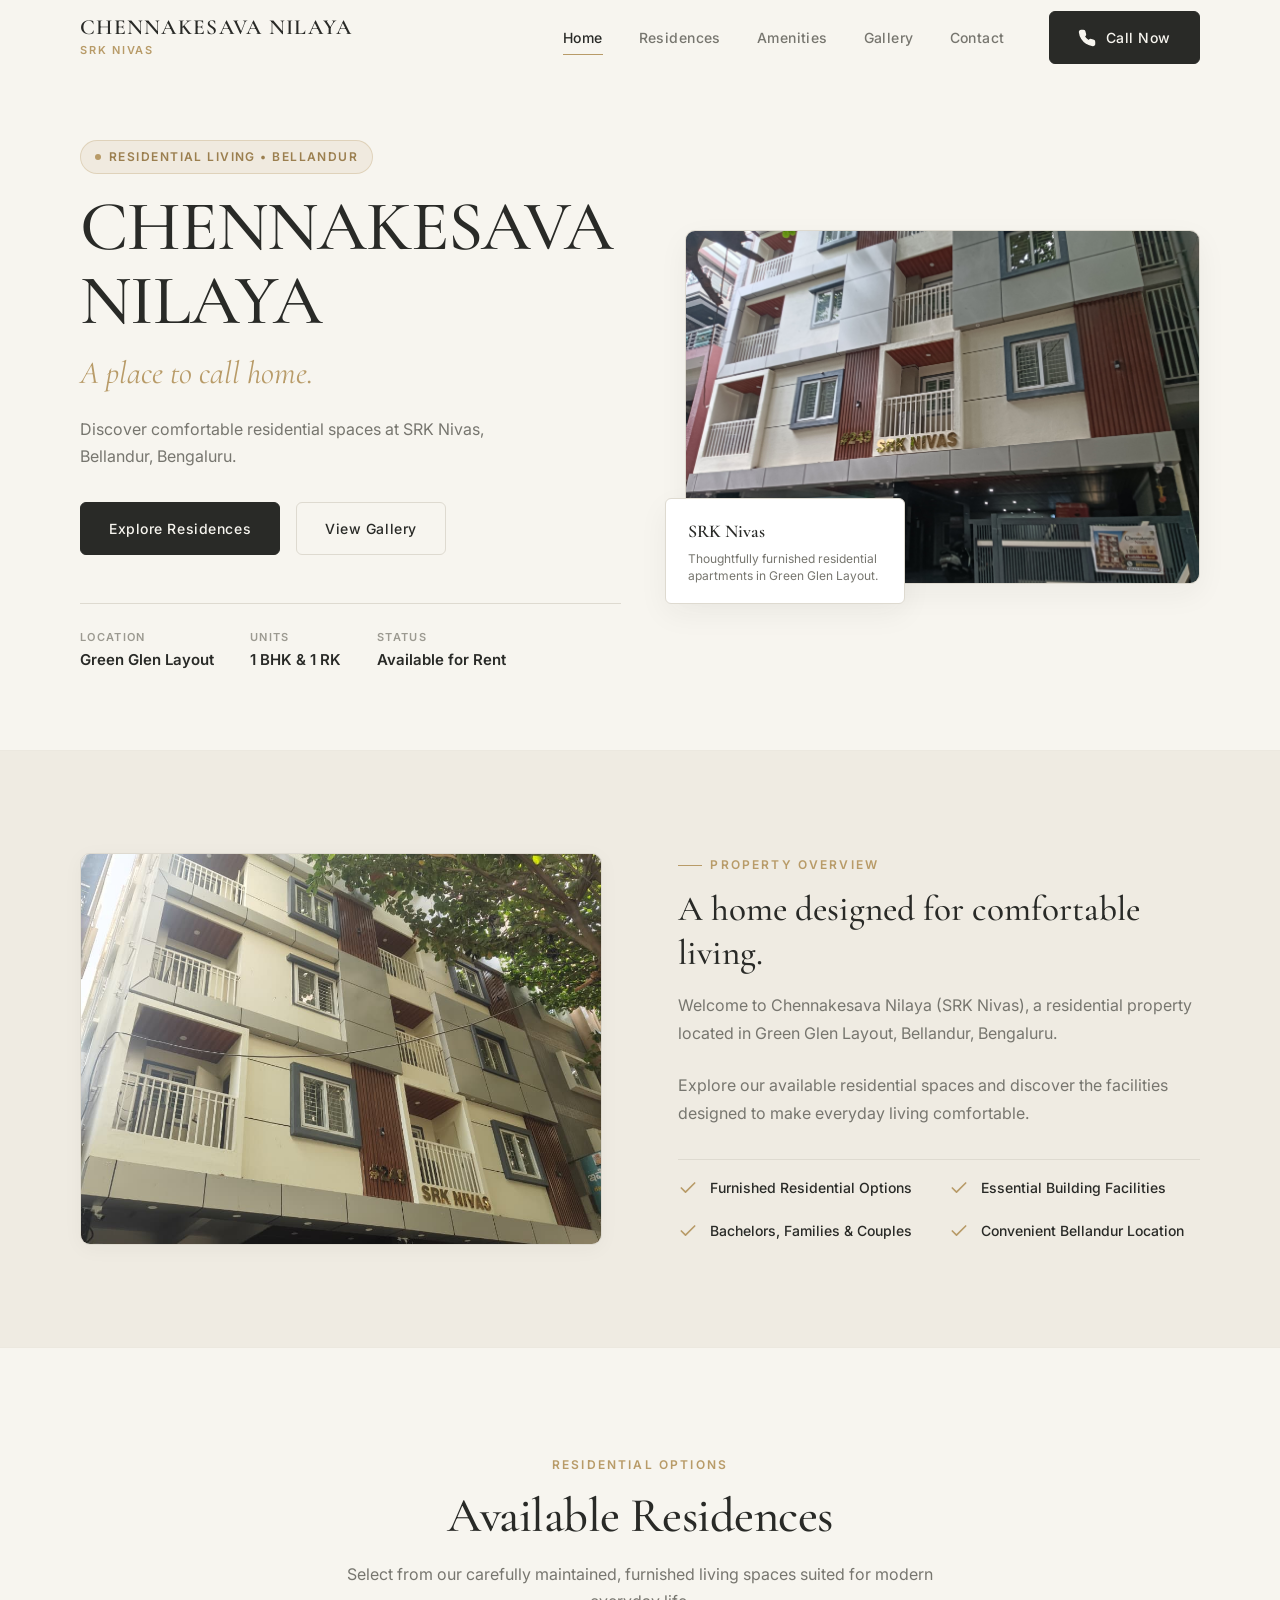
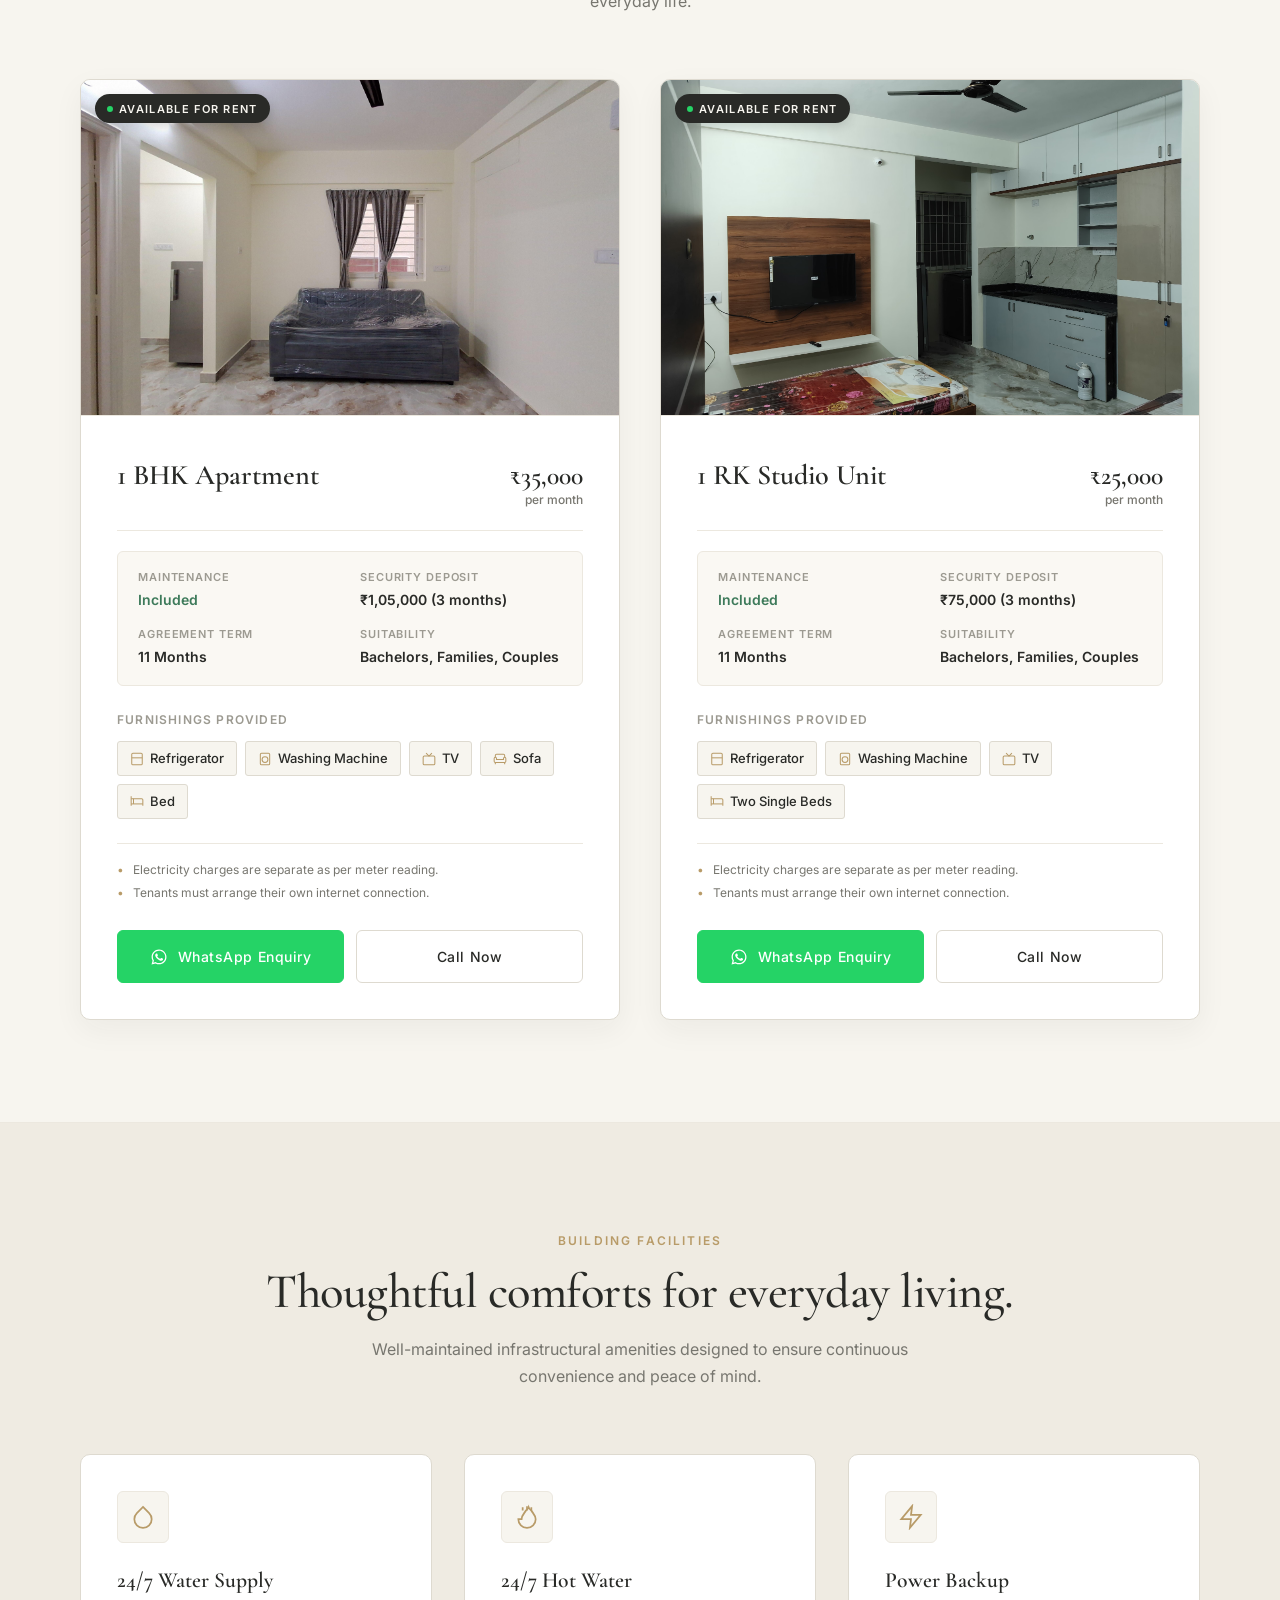
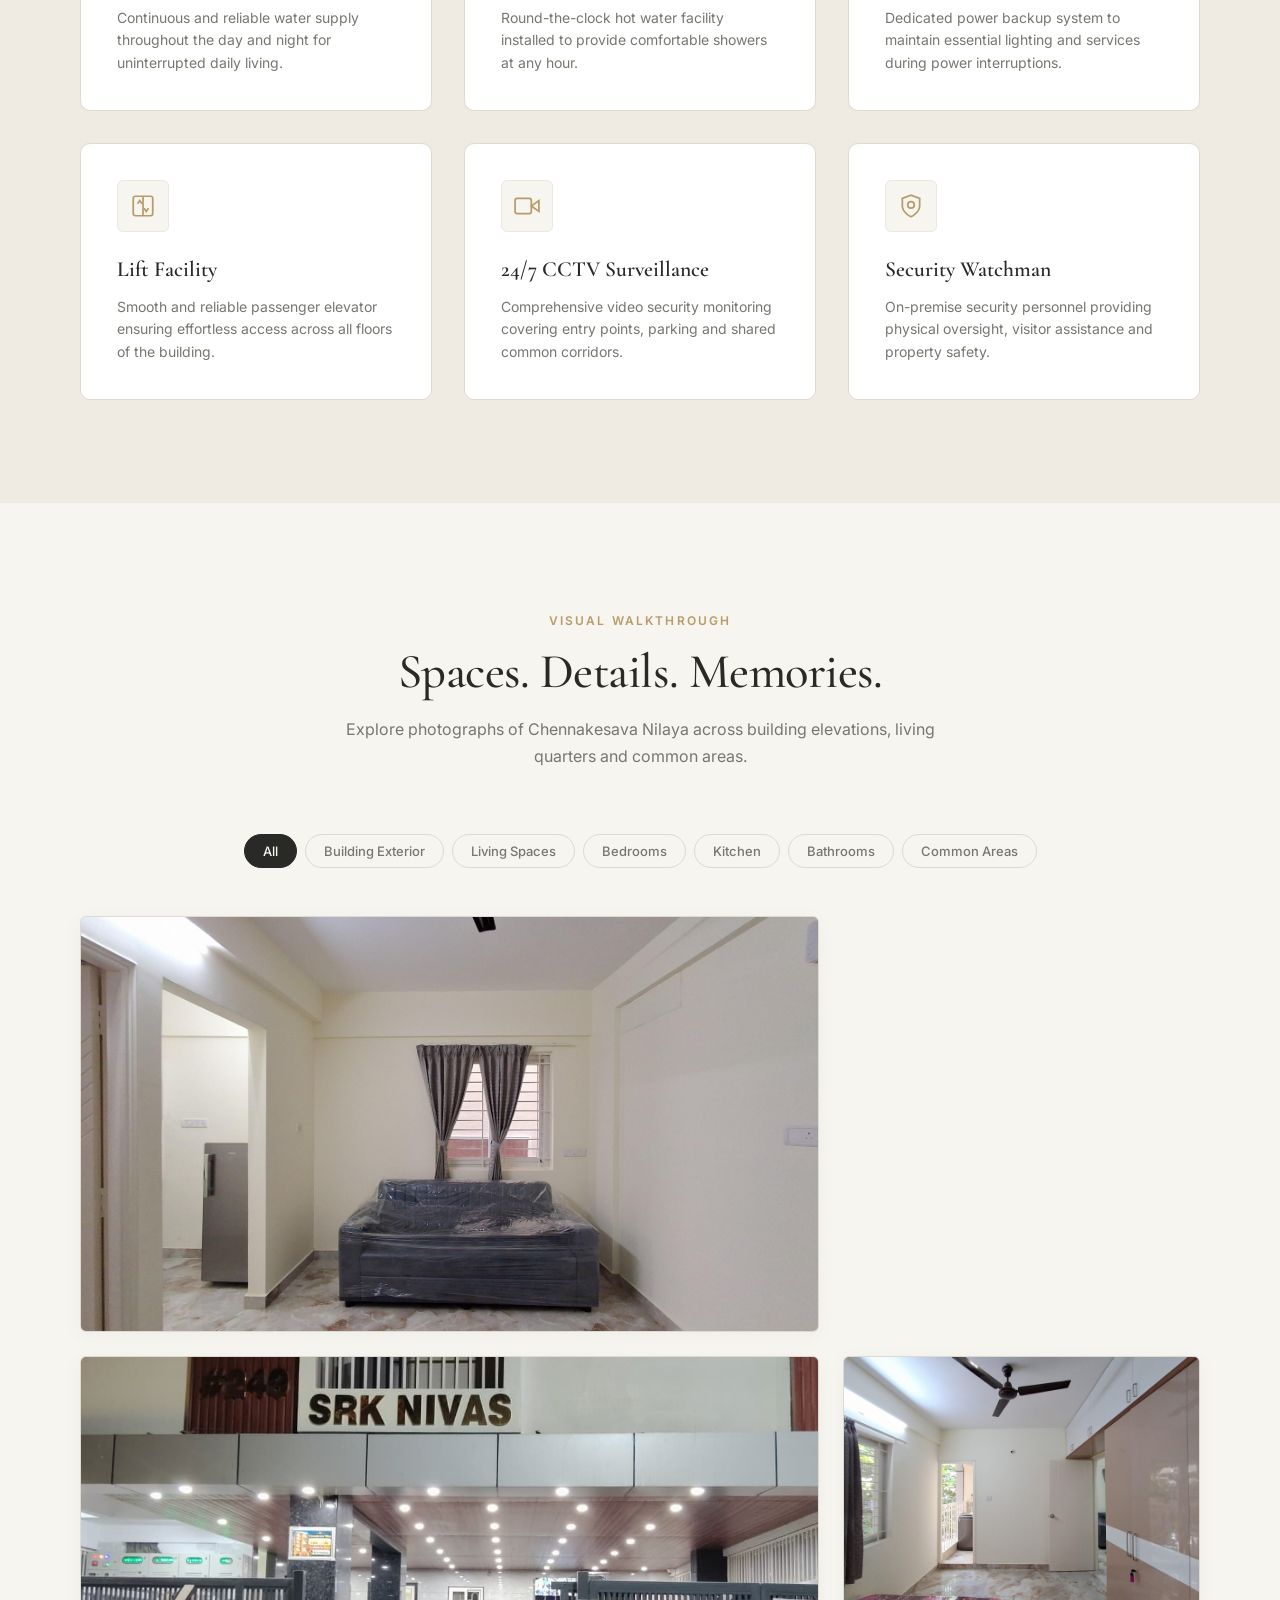
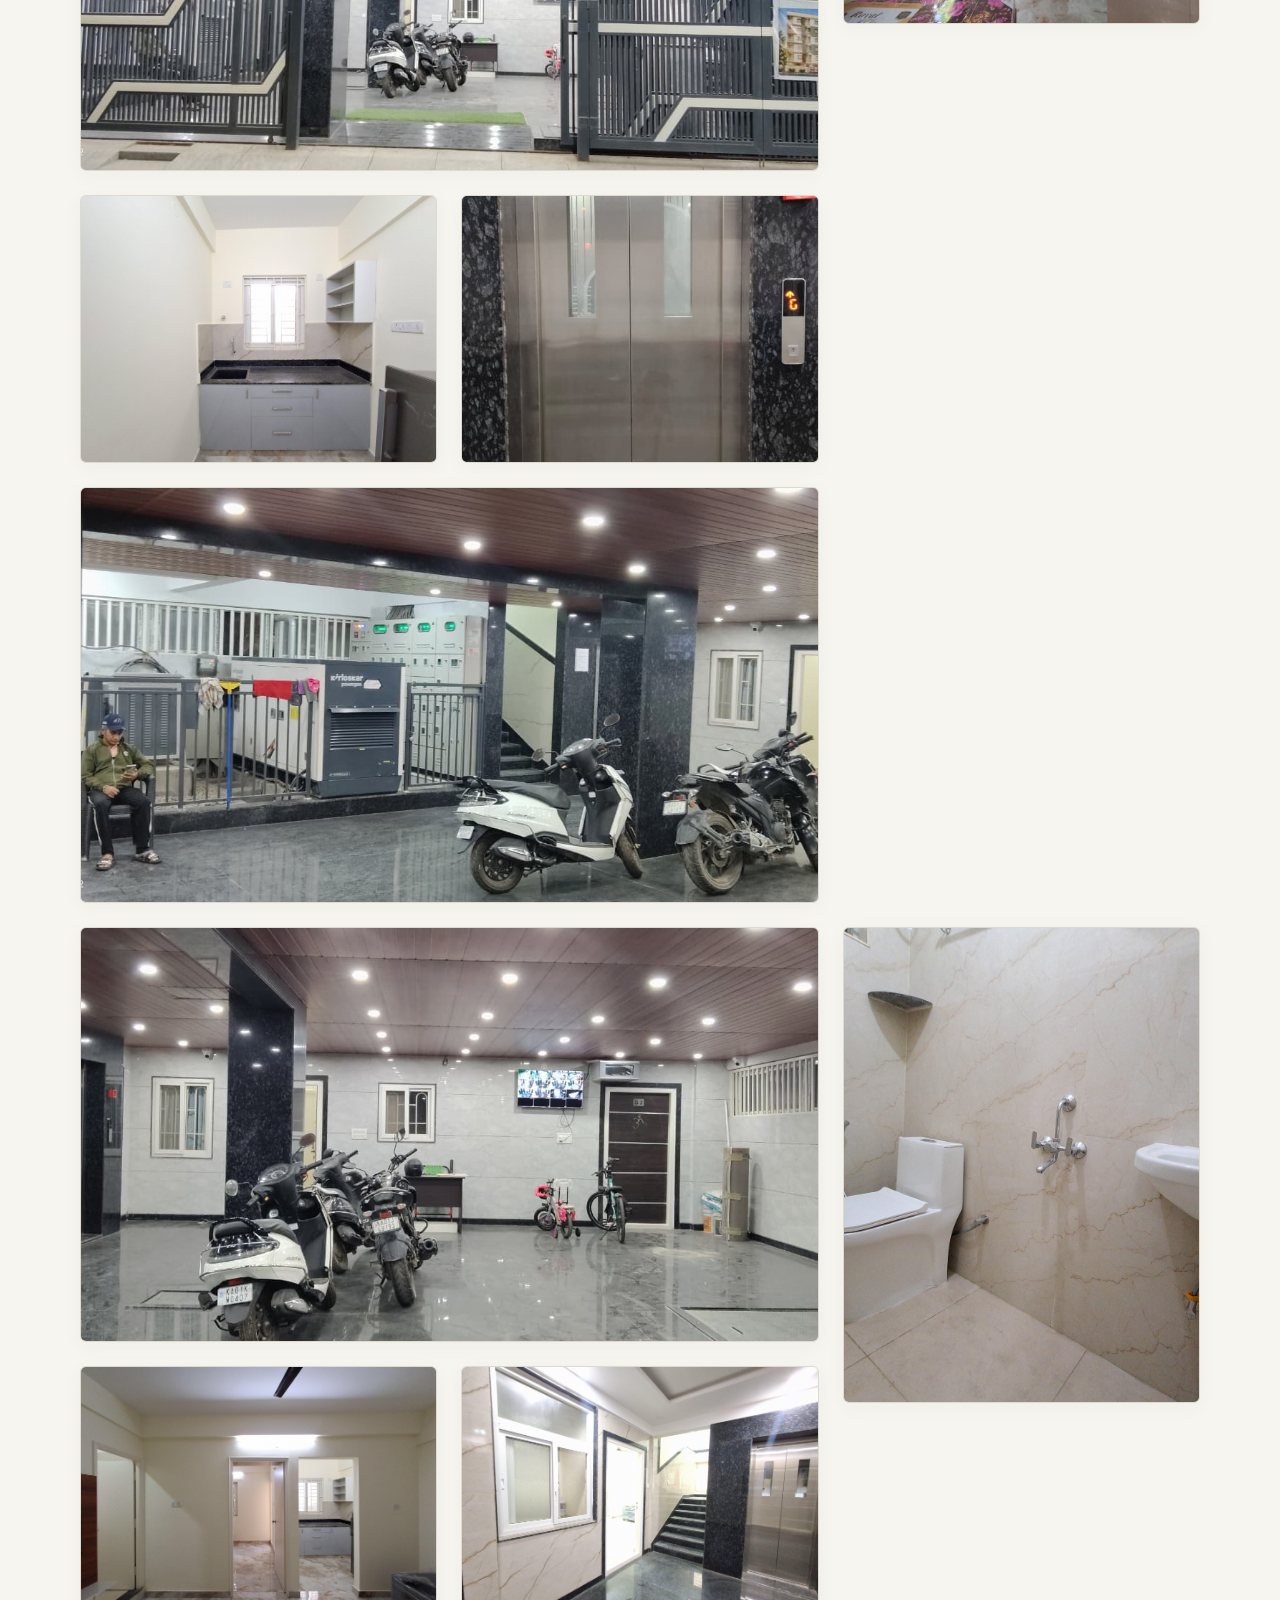
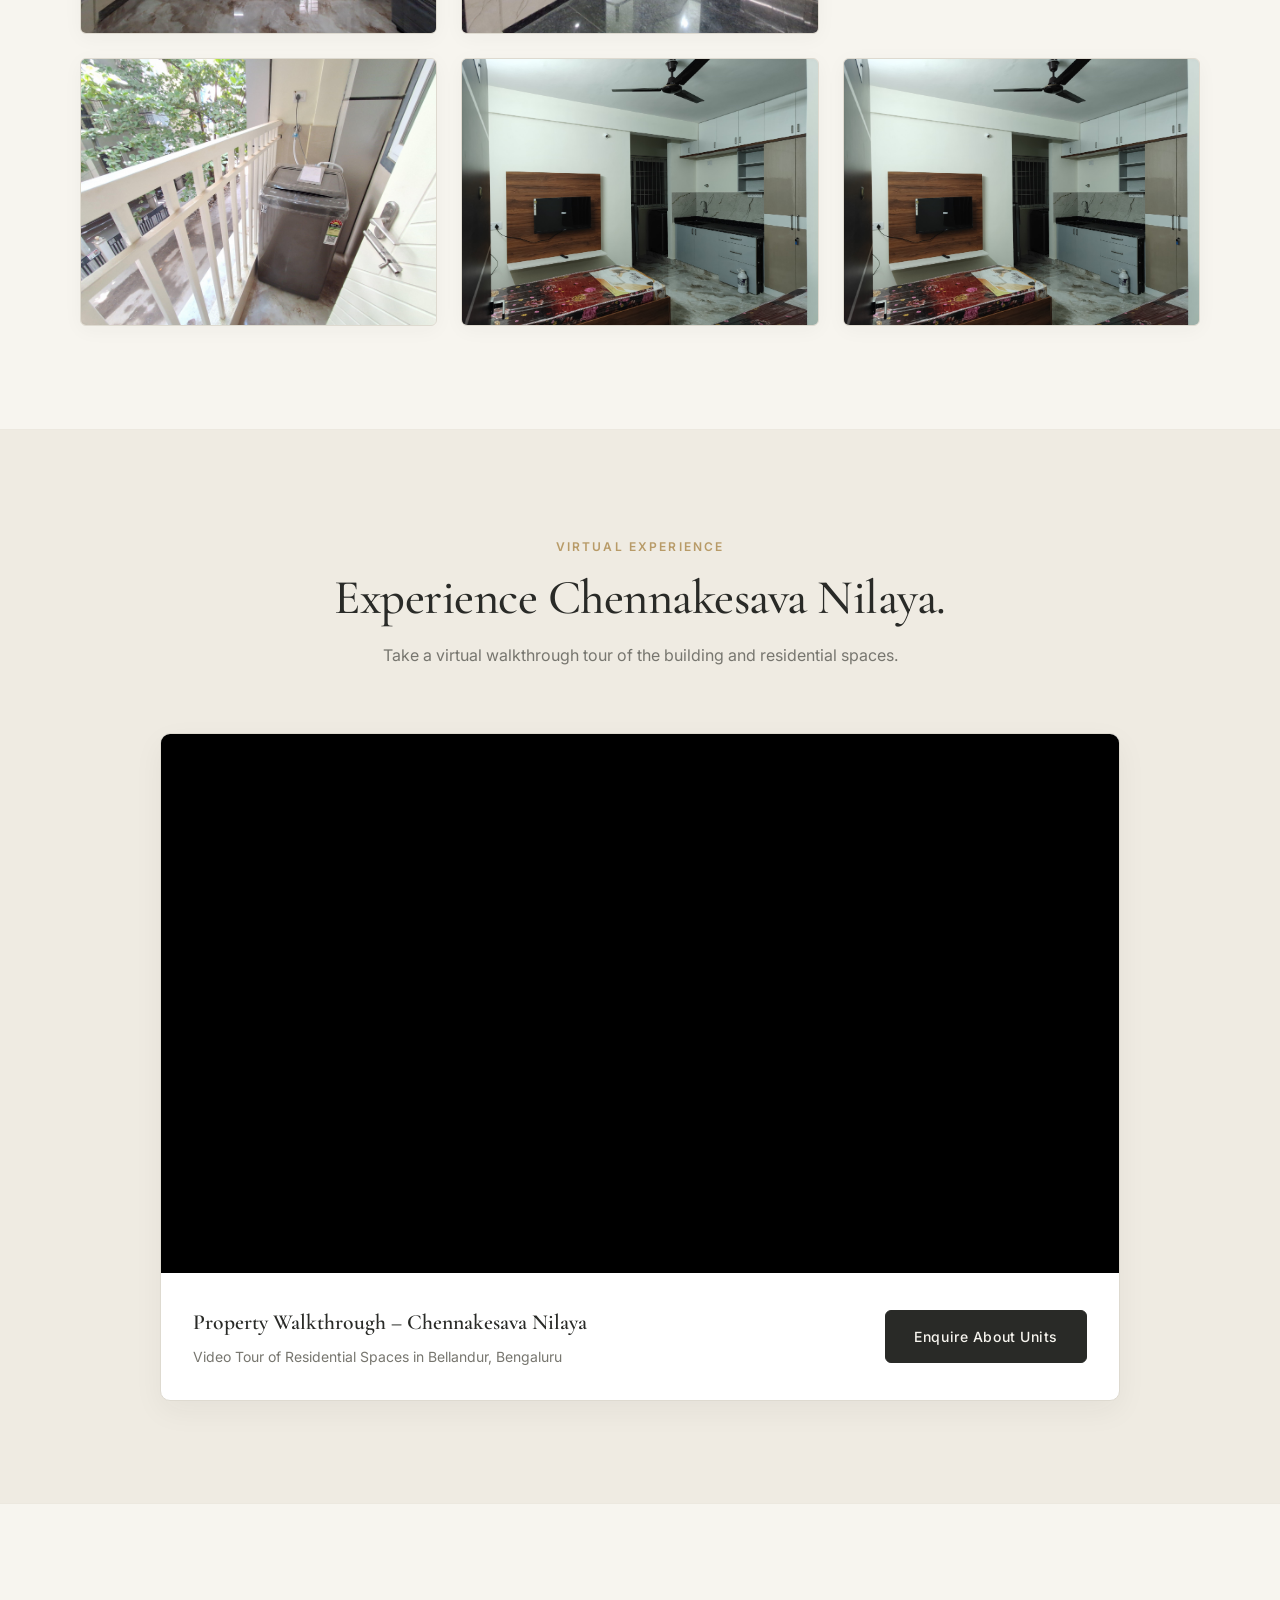
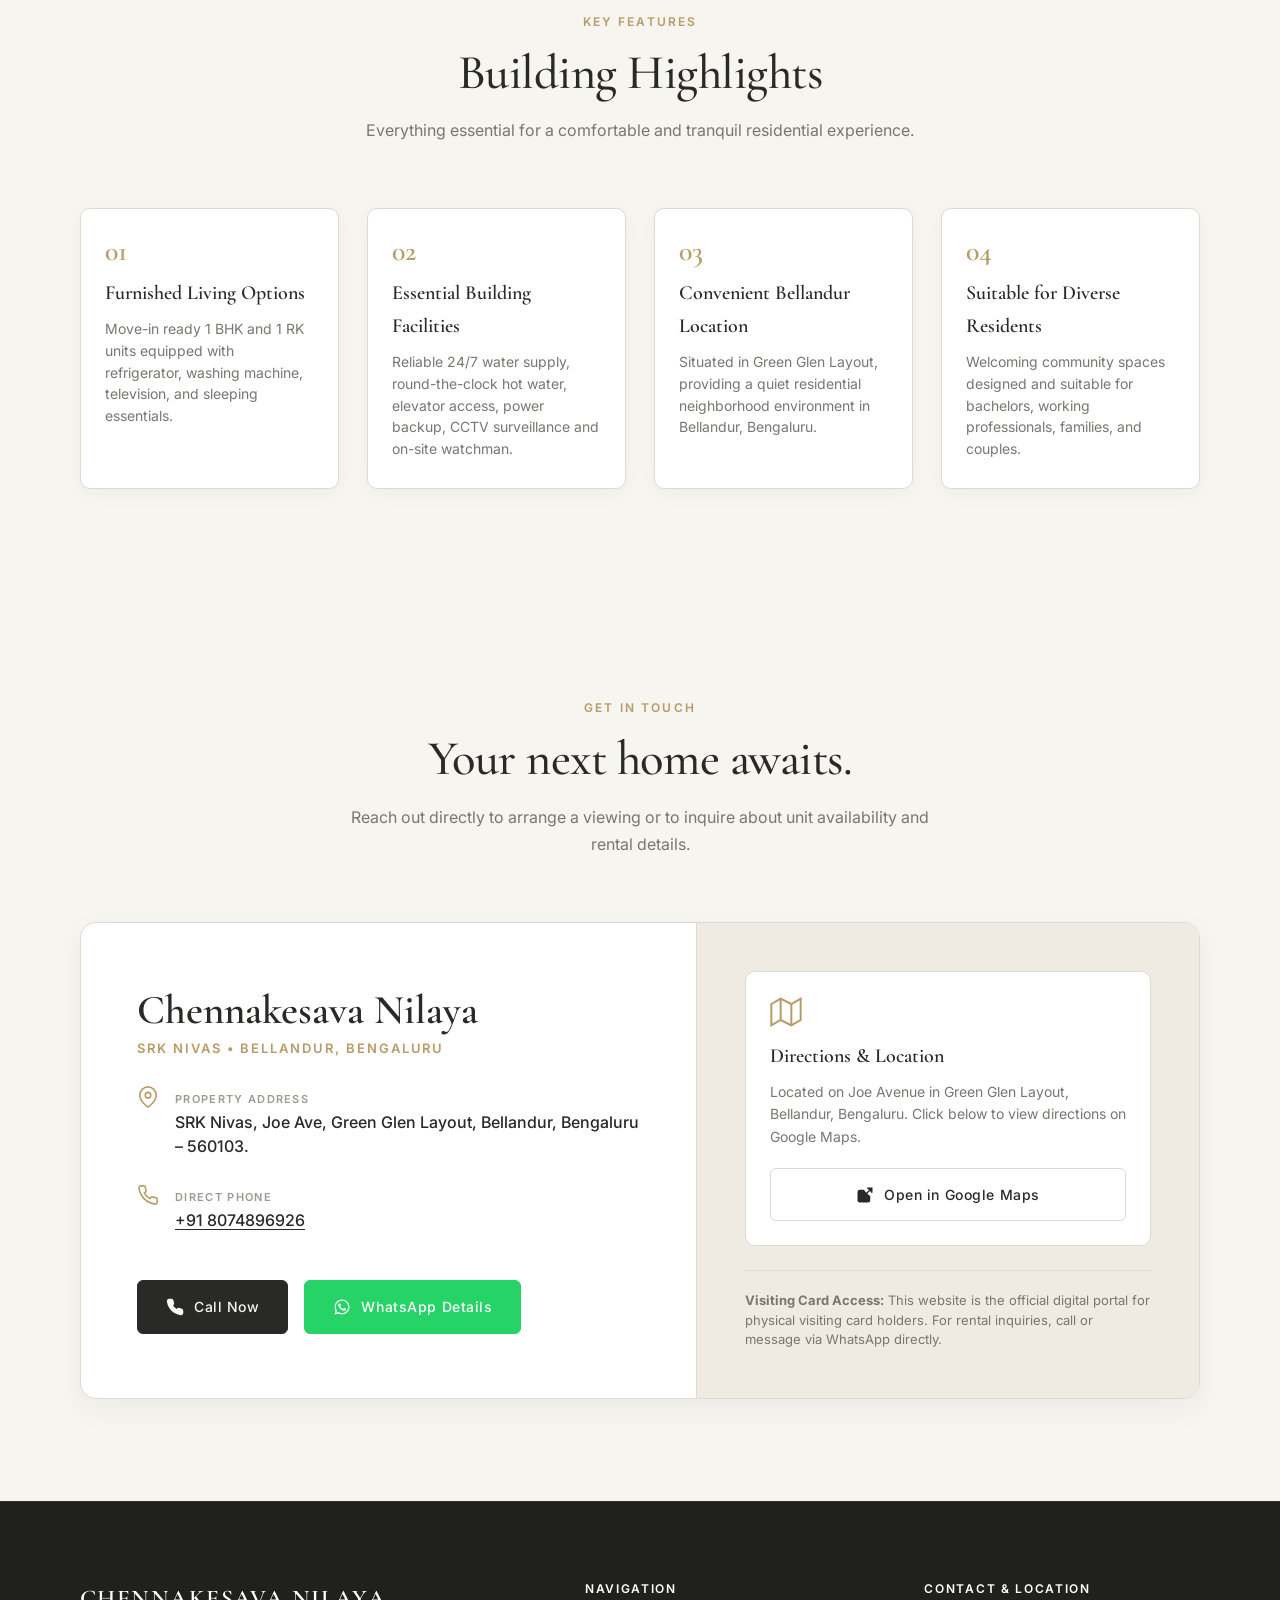
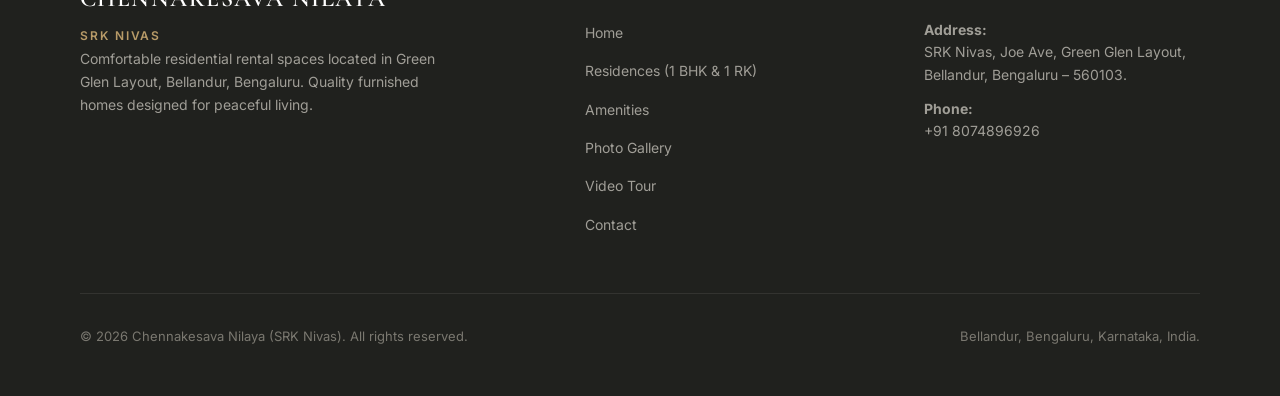
<file: index.html>
<!DOCTYPE html>
<html lang="en">

<head>
  <meta charset="UTF-8">
  <meta name="viewport" content="width=device-width, initial-scale=1.0, viewport-fit=cover">
  <title>Chennakeshava Nilaya | Furnished Rental Homes in Bellandur, Bengaluru</title>
  <meta name="description"
    content="Explore 1 BHK and 1 RK furnished rental homes at Chennakesava Nilaya (SRK Nivas), Green Glen Layout, Bellandur, Bengaluru.">
  <meta name="keywords"
    content="Chennakesava Nilaya, SRK Nivas, Bellandur rentals, 1 BHK Bellandur, 1 RK Bellandur, Green Glen Layout house rent">
  <meta name="author" content="Chennakesava Nilaya">
  <meta name="theme-color" content="#F7F5EF">

  <!-- Open Graph Meta Tags -->
  <meta property="og:title" content="Chennakesava Nilaya | Furnished Rental Homes in Bellandur, Bengaluru">
  <meta property="og:description"
    content="Explore 1 BHK and 1 RK furnished rental homes at Chennakesava Nilaya (SRK Nivas), Green Glen Layout, Bellandur, Bengaluru.">
  <meta property="og:type" content="website">
  <meta property="og:image" content="images/hero/srk.jpeg">
  <meta property="og:locale" content="en_IN">

  <!-- Favicon -->
  <link rel="icon" type="image/svg+xml" href="favicon/favicon.svg">

  <!-- Google Fonts: Cormorant Garamond & Inter -->
  <link rel="preconnect" href="https://fonts.googleapis.com">
  <link rel="preconnect" href="https://fonts.gstatic.com" crossorigin>
  <link
    href="https://fonts.googleapis.com/css2?family=Cormorant+Garamond:ital,wght@0,400;0,500;0,600;0,700;1,400;1,500&family=Inter:wght@300;400;500;600;700&display=swap"
    rel="stylesheet">

  <!-- Main Stylesheet -->
  <link rel="stylesheet" href="css/style.css?v=1.1">
</head>

<body>

  <!-- =========================================================================
       Navigation Bar
       ========================================================================= -->
  <header class="navbar" id="navbar">
    <div class="container">
      <a href="#home" class="brand-wrapper" aria-label="Chennakesava Nilaya Home">
        <span class="brand-title">CHENNAKESAVA NILAYA</span>
        <span class="brand-subtitle">SRK NIVAS</span>
      </a>

      <!-- Desktop Navigation Links -->
      <nav class="nav-menu" id="navMenu" aria-label="Main Navigation">
        <a href="#home" class="nav-link active">Home</a>
        <a href="#residences" class="nav-link">Residences</a>
        <a href="#amenities" class="nav-link">Amenities</a>
        <a href="#gallery" class="nav-link">Gallery</a>
        <a href="#contact" class="nav-link">Contact</a>
        <a href="tel:+918074896926" class="btn btn-primary nav-cta">
          <svg class="btn-icon" viewBox="0 0 24 24" fill="none" stroke="currentColor" stroke-width="2"
            stroke-linecap="round" stroke-linejoin="round">
            <path
              d="M22 16.92v3a2 2 0 0 1-2.18 2 19.79 19.79 0 0 1-8.63-3.07 19.5 19.5 0 0 1-6-6 19.79 19.79 0 0 1-3.07-8.67A2 2 0 0 1 4.11 2h3a2 2 0 0 1 2 1.72 12.84 12.84 0 0 0 .7 2.81 2 2 0 0 1-.45 2.11L8.09 9.91a16 16 0 0 0 6 6l1.27-1.27a2 2 0 0 1 2.11-.45 12.84 12.84 0 0 0 2.81.7A2 2 0 0 1 22 16.92z">
            </path>
          </svg>
          <span>Call Now</span>
        </a>
      </nav>

      <!-- Mobile Hamburger Button -->
      <button class="nav-toggle" id="navToggle" aria-label="Open navigation menu" aria-expanded="false"
        aria-controls="navMenu">
        <span class="nav-toggle-bar"></span>
        <span class="nav-toggle-bar"></span>
        <span class="nav-toggle-bar"></span>
      </button>
    </div>
  </header>

  <!-- =========================================================================
       Hero Section
       ========================================================================= -->
  <section class="section hero-section" id="home">
    <div class="container">
      <div class="hero-grid">
        <div class="hero-content">
          <div class="hero-badge">
            <span class="hero-badge-dot"></span>
            <span>Residential Living &bull; Bellandur</span>
          </div>
          <h1 class="hero-title">CHENNAKESAVA NILAYA</h1>
          <p class="hero-tagline">A place to call home.</p>
          <p class="hero-description">
            Discover comfortable residential spaces at SRK Nivas, Bellandur, Bengaluru.
          </p>

          <div class="hero-actions">
            <a href="#residences" class="btn btn-primary">Explore Residences</a>
            <a href="#gallery" class="btn btn-secondary">View Gallery</a>
          </div>

          <div class="hero-meta-row">
            <div class="hero-meta-item">
              <span class="hero-meta-label">Location</span>
              <span class="hero-meta-value">Green Glen Layout</span>
            </div>
            <div class="hero-meta-item">
              <span class="hero-meta-label">Units</span>
              <span class="hero-meta-value">1 BHK &amp; 1 RK</span>
            </div>
            <div class="hero-meta-item">
              <span class="hero-meta-label">Status</span>
              <span class="hero-meta-value">Available for Rent</span>
            </div>
          </div>
        </div>

        <div class="hero-visual">
          <div class="hero-image-wrapper">
            <img src="images/hero/srk.jpeg"
              alt="SRK Nivas building front façade with gold name signboard at #249, Green Glen Layout, Bellandur"
              width="1600" height="1000" fetchpriority="high">
          </div>
          <div class="hero-visual-card">
            <h2 class="hero-visual-card-title">SRK Nivas</h2>
            <p class="hero-visual-card-text">Thoughtfully furnished residential apartments in Green Glen Layout.</p>
          </div>
        </div>
      </div>
    </div>
  </section>

  <!-- =========================================================================
       Property Introduction Section
       ========================================================================= -->
  <section class="section intro-section" id="intro">
    <div class="container">
      <div class="intro-grid">
        <div class="intro-visual">
          <div class="intro-image-frame">
            <img src="images/intro/srk11.jpeg"
              alt="Full elevation of Chennakesava Nilaya (SRK Nivas) showing multi-storey residential building with balconies and name signboard, Bellandur"
              loading="lazy" width="1000" height="800">
          </div>
        </div>

        <div class="intro-content">
          <span class="section-tag">Property Overview</span>
          <h2 class="intro-lead">A home designed for comfortable living.</h2>
          <p class="intro-body">
            Welcome to Chennakesava Nilaya (SRK Nivas), a residential property located in Green Glen Layout, Bellandur,
            Bengaluru.
          </p>
          <p class="intro-body">
            Explore our available residential spaces and discover the facilities designed to make everyday living
            comfortable.
          </p>

          <div class="intro-features-list">
            <div class="intro-feature-item">
              <svg class="intro-feature-icon" viewBox="0 0 24 24" fill="none" stroke-width="2" stroke-linecap="round"
                stroke-linejoin="round">
                <polyline points="20 6 9 17 4 12"></polyline>
              </svg>
              <span class="intro-feature-text">Furnished Residential Options</span>
            </div>
            <div class="intro-feature-item">
              <svg class="intro-feature-icon" viewBox="0 0 24 24" fill="none" stroke-width="2" stroke-linecap="round"
                stroke-linejoin="round">
                <polyline points="20 6 9 17 4 12"></polyline>
              </svg>
              <span class="intro-feature-text">Essential Building Facilities</span>
            </div>
            <div class="intro-feature-item">
              <svg class="intro-feature-icon" viewBox="0 0 24 24" fill="none" stroke-width="2" stroke-linecap="round"
                stroke-linejoin="round">
                <polyline points="20 6 9 17 4 12"></polyline>
              </svg>
              <span class="intro-feature-text">Bachelors, Families &amp; Couples</span>
            </div>
            <div class="intro-feature-item">
              <svg class="intro-feature-icon" viewBox="0 0 24 24" fill="none" stroke-width="2" stroke-linecap="round"
                stroke-linejoin="round">
                <polyline points="20 6 9 17 4 12"></polyline>
              </svg>
              <span class="intro-feature-text">Convenient Bellandur Location</span>
            </div>
          </div>
        </div>
      </div>
    </div>
  </section>

  <!-- =========================================================================
       Residences Section (1 BHK and 1 RK)
       ========================================================================= -->
  <section class="section residences-section" id="residences">
    <div class="container">
      <div class="section-header text-center">
        <span class="section-tag">Residential Options</span>
        <h2 class="section-heading">Available Residences</h2>
        <p class="section-subheading">
          Select from our carefully maintained, furnished living spaces suited for modern everyday life.
        </p>
      </div>

      <div class="residences-grid">
        <!-- Property 1: 1 BHK -->
        <article class="residence-card">
          <div class="residence-image-container">
            <img src="images/1bhk/1bhk-hall-sofa.jpg" alt="1 BHK Residential Unit Living Room at Chennakesava Nilaya"
              loading="lazy" width="1000" height="750">
            <div class="residence-status-badge">
              <span class="status-indicator"></span>
              <span>Available for Rent</span>
            </div>
          </div>

          <div class="residence-body">
            <div class="residence-header">
              <h3 class="residence-title">1 BHK Apartment</h3>
              <div class="residence-pricing">
                <span class="rent-amount">&#8377;35,000</span>
                <span class="rent-period">per month</span>
              </div>
            </div>

            <div class="residence-specs-grid">
              <div class="spec-item">
                <span class="spec-label">Maintenance</span>
                <span class="spec-val highlight-included">Included</span>
              </div>
              <div class="spec-item">
                <span class="spec-label">Security Deposit</span>
                <span class="spec-val">&#8377;1,05,000 (3 months)</span>
              </div>
              <div class="spec-item">
                <span class="spec-label">Agreement Term</span>
                <span class="spec-val">11 Months</span>
              </div>
              <div class="spec-item">
                <span class="spec-label">Suitability</span>
                <span class="spec-val">Bachelors, Families, Couples</span>
              </div>
            </div>

            <div class="furnishings-section">
              <h4 class="furnishings-title">Furnishings Provided</h4>
              <div class="furnishings-tags">
                <span class="furnishing-tag">
                  <svg class="furnishing-tag-icon" viewBox="0 0 24 24">
                    <path d="M5 2h14a2 2 0 0 1 2 2v16a2 2 0 0 1-2 2H5a2 2 0 0 1-2-2V4a2 2 0 0 1 2-2z"></path>
                    <line x1="3" y1="10" x2="21" y2="10"></line>
                    <line x1="7" y1="6" x2="7" y2="6.01"></line>
                    <line x1="7" y1="14" x2="7" y2="14.01"></line>
                  </svg>
                  Refrigerator
                </span>
                <span class="furnishing-tag">
                  <svg class="furnishing-tag-icon" viewBox="0 0 24 24">
                    <rect x="4" y="2" width="16" height="20" rx="2"></rect>
                    <circle cx="12" cy="13" r="5"></circle>
                    <line x1="8" y1="6" x2="8.01" y2="6"></line>
                    <line x1="12" y1="6" x2="12.01" y2="6"></line>
                  </svg>
                  Washing Machine
                </span>
                <span class="furnishing-tag">
                  <svg class="furnishing-tag-icon" viewBox="0 0 24 24">
                    <rect x="2" y="7" width="20" height="15" rx="2"></rect>
                    <polyline points="17 2 12 7 7 2"></polyline>
                  </svg>
                  TV
                </span>
                <span class="furnishing-tag">
                  <svg class="furnishing-tag-icon" viewBox="0 0 24 24">
                    <path d="M20 9V6a2 2 0 0 0-2-2H6a2 2 0 0 0-2 2v3"></path>
                    <path d="M2 11v5a2 2 0 0 0 2 2h16a2 2 0 0 0 2-2v-5a2 2 0 0 0-4 0v2H6v-2a2 2 0 0 0-4 0z"></path>
                    <line x1="4" y1="18" x2="4" y2="21"></line>
                    <line x1="20" y1="18" x2="20" y2="21"></line>
                  </svg>
                  Sofa
                </span>
                <span class="furnishing-tag">
                  <svg class="furnishing-tag-icon" viewBox="0 0 24 24">
                    <path d="M2 4v16"></path>
                    <path d="M2 8h18a2 2 0 0 1 2 2v10"></path>
                    <path d="M2 17h20"></path>
                    <path d="M6 8v9"></path>
                  </svg>
                  Bed
                </span>
              </div>
            </div>

            <div class="rental-notes">
              <ul class="rental-notes-list">
                <li>Electricity charges are separate as per meter reading.</li>
                <li>Tenants must arrange their own internet connection.</li>
              </ul>
            </div>

            <div class="residence-actions">
              <a href="https://wa.me/918074896926?text=Hello,%20I%20am%20interested%20in%20renting%20the%201%20BHK%20at%20Chennakesava%20Nilaya.%20Please%20share%20further%20details."
                class="btn btn-whatsapp" target="_blank" rel="noopener noreferrer">
                <svg class="btn-icon" viewBox="0 0 24 24" fill="currentColor">
                  <path
                    d="M12.04 2C6.58 2 2.13 6.45 2.13 11.91C2.13 13.66 2.59 15.36 3.45 16.86L2.05 22L7.3 20.62C8.75 21.41 10.38 21.83 12.04 21.83C17.5 21.83 21.95 17.38 21.95 11.92C21.95 9.27 20.92 6.78 19.05 4.91C17.18 3.03 14.69 2 12.04 2M12.05 3.67C14.25 3.67 16.31 4.53 17.87 6.09C19.42 7.65 20.28 9.72 20.28 11.92C20.28 16.46 16.58 20.15 12.04 20.15C10.56 20.15 9.11 19.76 7.85 19L7.55 18.83L4.43 19.65L5.26 16.61L5.06 16.29C4.24 15 3.8 13.47 3.8 11.91C3.81 7.37 7.5 3.67 12.05 3.67M9.09 7.33C8.91 7.33 8.71 7.33 8.54 7.33C8.36 7.33 8.08 7.4 7.84 7.66C7.6 7.92 6.94 8.54 6.94 9.81C6.94 11.08 7.87 12.3 8 12.47C8.13 12.64 9.8 15.22 12.37 16.33C12.98 16.6 13.46 16.76 13.83 16.88C14.45 17.08 15.01 17.05 15.46 16.98C15.96 16.91 17 16.35 17.23 15.71C17.46 15.07 17.46 14.52 17.39 14.41C17.32 14.3 17.15 14.23 16.89 14.1C16.63 13.97 15.37 13.35 15.14 13.26C14.9 13.18 14.74 13.13 14.57 13.39C14.4 13.65 13.92 14.23 13.78 14.39C13.63 14.55 13.49 14.57 13.23 14.44C12.97 14.31 12.13 14.03 11.14 13.15C10.37 12.46 9.85 11.61 9.72 11.35C9.59 11.09 9.7 10.95 9.83 10.82C9.95 10.7 10.1 10.51 10.23 10.35C10.36 10.19 10.4 10.08 10.49 9.91C10.58 9.74 10.53 9.59 10.47 9.46C10.4 9.33 9.91 8.13 9.71 7.64C9.51 7.17 9.31 7.23 9.16 7.22C9.02 7.22 9.09 7.33 9.09 7.33Z" />
                </svg>
                <span>WhatsApp Enquiry</span>
              </a>
              <a href="tel:+918074896926" class="btn btn-secondary">Call Now</a>
            </div>
          </div>
        </article>

        <!-- Property 2: 1 RK -->
        <article class="residence-card">
          <div class="residence-image-container">
            <img src="images/1rk/1rk-main.jpg" alt="1 RK Residential Unit at Chennakesava Nilaya" loading="lazy"
              width="1000" height="750">
            <div class="residence-status-badge">
              <span class="status-indicator"></span>
              <span>Available for Rent</span>
            </div>
          </div>

          <div class="residence-body">
            <div class="residence-header">
              <h3 class="residence-title">1 RK Studio Unit</h3>
              <div class="residence-pricing">
                <span class="rent-amount">&#8377;25,000</span>
                <span class="rent-period">per month</span>
              </div>
            </div>

            <div class="residence-specs-grid">
              <div class="spec-item">
                <span class="spec-label">Maintenance</span>
                <span class="spec-val highlight-included">Included</span>
              </div>
              <div class="spec-item">
                <span class="spec-label">Security Deposit</span>
                <span class="spec-val">&#8377;75,000 (3 months)</span>
              </div>
              <div class="spec-item">
                <span class="spec-label">Agreement Term</span>
                <span class="spec-val">11 Months</span>
              </div>
              <div class="spec-item">
                <span class="spec-label">Suitability</span>
                <span class="spec-val">Bachelors, Families, Couples</span>
              </div>
            </div>

            <div class="furnishings-section">
              <h4 class="furnishings-title">Furnishings Provided</h4>
              <div class="furnishings-tags">
                <span class="furnishing-tag">
                  <svg class="furnishing-tag-icon" viewBox="0 0 24 24">
                    <path d="M5 2h14a2 2 0 0 1 2 2v16a2 2 0 0 1-2 2H5a2 2 0 0 1-2-2V4a2 2 0 0 1 2-2z"></path>
                    <line x1="3" y1="10" x2="21" y2="10"></line>
                    <line x1="7" y1="6" x2="7" y2="6.01"></line>
                    <line x1="7" y1="14" x2="7" y2="14.01"></line>
                  </svg>
                  Refrigerator
                </span>
                <span class="furnishing-tag">
                  <svg class="furnishing-tag-icon" viewBox="0 0 24 24">
                    <rect x="4" y="2" width="16" height="20" rx="2"></rect>
                    <circle cx="12" cy="13" r="5"></circle>
                    <line x1="8" y1="6" x2="8.01" y2="6"></line>
                    <line x1="12" y1="6" x2="12.01" y2="6"></line>
                  </svg>
                  Washing Machine
                </span>
                <span class="furnishing-tag">
                  <svg class="furnishing-tag-icon" viewBox="0 0 24 24">
                    <rect x="2" y="7" width="20" height="15" rx="2"></rect>
                    <polyline points="17 2 12 7 7 2"></polyline>
                  </svg>
                  TV
                </span>
                <span class="furnishing-tag">
                  <svg class="furnishing-tag-icon" viewBox="0 0 24 24">
                    <path d="M2 4v16"></path>
                    <path d="M2 8h18a2 2 0 0 1 2 2v10"></path>
                    <path d="M2 17h20"></path>
                    <path d="M6 8v9"></path>
                  </svg>
                  Two Single Beds
                </span>
              </div>
            </div>

            <div class="rental-notes">
              <ul class="rental-notes-list">
                <li>Electricity charges are separate as per meter reading.</li>
                <li>Tenants must arrange their own internet connection.</li>
              </ul>
            </div>

            <div class="residence-actions">
              <a href="https://wa.me/918074896926?text=Hello,%20I%20am%20interested%20in%20renting%20the%201%20RK%20at%20Chennakesava%20Nilaya.%20Please%20share%20further%20details."
                class="btn btn-whatsapp" target="_blank" rel="noopener noreferrer">
                <svg class="btn-icon" viewBox="0 0 24 24" fill="currentColor">
                  <path
                    d="M12.04 2C6.58 2 2.13 6.45 2.13 11.91C2.13 13.66 2.59 15.36 3.45 16.86L2.05 22L7.3 20.62C8.75 21.41 10.38 21.83 12.04 21.83C17.5 21.83 21.95 17.38 21.95 11.92C21.95 9.27 20.92 6.78 19.05 4.91C17.18 3.03 14.69 2 12.04 2M12.05 3.67C14.25 3.67 16.31 4.53 17.87 6.09C19.42 7.65 20.28 9.72 20.28 11.92C20.28 16.46 16.58 20.15 12.04 20.15C10.56 20.15 9.11 19.76 7.85 19L7.55 18.83L4.43 19.65L5.26 16.61L5.06 16.29C4.24 15 3.8 13.47 3.8 11.91C3.81 7.37 7.5 3.67 12.05 3.67M9.09 7.33C8.91 7.33 8.71 7.33 8.54 7.33C8.36 7.33 8.08 7.4 7.84 7.66C7.6 7.92 6.94 8.54 6.94 9.81C6.94 11.08 7.87 12.3 8 12.47C8.13 12.64 9.8 15.22 12.37 16.33C12.98 16.6 13.46 16.76 13.83 16.88C14.45 17.08 15.01 17.05 15.46 16.98C15.96 16.91 17 16.35 17.23 15.71C17.46 15.07 17.46 14.52 17.39 14.41C17.32 14.3 17.15 14.23 16.89 14.1C16.63 13.97 15.37 13.35 15.14 13.26C14.9 13.18 14.74 13.13 14.57 13.39C14.4 13.65 13.92 14.23 13.78 14.39C13.63 14.55 13.49 14.57 13.23 14.44C12.97 14.31 12.13 14.03 11.14 13.15C10.37 12.46 9.85 11.61 9.72 11.35C9.59 11.09 9.7 10.95 9.83 10.82C9.95 10.7 10.1 10.51 10.23 10.35C10.36 10.19 10.4 10.08 10.49 9.91C10.58 9.74 10.53 9.59 10.47 9.46C10.4 9.33 9.91 8.13 9.71 7.64C9.51 7.17 9.31 7.23 9.16 7.22C9.02 7.22 9.09 7.33 9.09 7.33Z" />
                </svg>
                <span>WhatsApp Enquiry</span>
              </a>
              <a href="tel:+918074896926" class="btn btn-secondary">Call Now</a>
            </div>
          </div>
        </article>
      </div>
    </div>
  </section>

  <!-- =========================================================================
       Amenities Section
       ========================================================================= -->
  <section class="section amenities-section" id="amenities">
    <div class="container">
      <div class="section-header text-center">
        <span class="section-tag">Building Facilities</span>
        <h2 class="section-heading">Thoughtful comforts for everyday living.</h2>
        <p class="section-subheading">
          Well-maintained infrastructural amenities designed to ensure continuous convenience and peace of mind.
        </p>
      </div>

      <div class="amenities-grid">
        <!-- 1. 24/7 Water Supply -->
        <div class="amenity-card">
          <div class="amenity-icon-box">
            <svg class="amenity-icon" viewBox="0 0 24 24">
              <path d="M12 2.69l5.66 5.66a8 8 0 1 1-11.31 0z"></path>
            </svg>
          </div>
          <h3 class="amenity-title">24/7 Water Supply</h3>
          <p class="amenity-desc">Continuous and reliable water supply throughout the day and night for uninterrupted
            daily living.</p>
        </div>

        <!-- 2. 24/7 Hot Water -->
        <div class="amenity-card">
          <div class="amenity-icon-box">
            <svg class="amenity-icon" viewBox="0 0 24 24">
              <path d="M12 2v4"></path>
              <path d="M8 3v3"></path>
              <path d="M16 3v3"></path>
              <path
                d="M4 14c0 4.418 3.582 8 8 8s8-3.582 8-8c0-3.5-3-6-4-8-2-1.5-2.5-3-2.5-3s-.5 1.5-2.5 3c-1 2-4 4.5-4 8z">
              </path>
            </svg>
          </div>
          <h3 class="amenity-title">24/7 Hot Water</h3>
          <p class="amenity-desc">Round-the-clock hot water facility installed to provide comfortable showers at any
            hour.</p>
        </div>

        <!-- 3. Power Backup -->
        <div class="amenity-card">
          <div class="amenity-icon-box">
            <svg class="amenity-icon" viewBox="0 0 24 24">
              <polygon points="13 2 3 14 12 14 11 22 21 10 12 10 13 2"></polygon>
            </svg>
          </div>
          <h3 class="amenity-title">Power Backup</h3>
          <p class="amenity-desc">Dedicated power backup system to maintain essential lighting and services during power
            interruptions.</p>
        </div>

        <!-- 4. Lift Facility -->
        <div class="amenity-card">
          <div class="amenity-icon-box">
            <svg class="amenity-icon" viewBox="0 0 24 24">
              <rect x="3" y="3" width="18" height="18" rx="2"></rect>
              <line x1="12" y1="3" x2="12" y2="21"></line>
              <polyline points="7 10 9 7 11 10"></polyline>
              <polyline points="13 14 15 17 17 14"></polyline>
            </svg>
          </div>
          <h3 class="amenity-title">Lift Facility</h3>
          <p class="amenity-desc">Smooth and reliable passenger elevator ensuring effortless access across all floors of
            the building.</p>
        </div>

        <!-- 5. 24/7 CCTV Surveillance -->
        <div class="amenity-card">
          <div class="amenity-icon-box">
            <svg class="amenity-icon" viewBox="0 0 24 24">
              <path d="M23 7l-7 5 7 5V7z"></path>
              <rect x="1" y="5" width="15" height="14" rx="2"></rect>
            </svg>
          </div>
          <h3 class="amenity-title">24/7 CCTV Surveillance</h3>
          <p class="amenity-desc">Comprehensive video security monitoring covering entry points, parking and shared
            common corridors.</p>
        </div>

        <!-- 6. Security Watchman -->
        <div class="amenity-card">
          <div class="amenity-icon-box">
            <svg class="amenity-icon" viewBox="0 0 24 24">
              <path d="M12 22s8-4 8-10V5l-8-3-8 3v7c0 6 8 10 8 10z"></path>
              <circle cx="12" cy="11" r="3"></circle>
            </svg>
          </div>
          <h3 class="amenity-title">Security Watchman</h3>
          <p class="amenity-desc">On-premise security personnel providing physical oversight, visitor assistance and
            property safety.</p>
        </div>
      </div>
    </div>
  </section>

  <!-- =========================================================================
       Photo Gallery Section
       ========================================================================= -->
  <section class="section gallery-section" id="gallery">
    <div class="container">
      <div class="section-header text-center">
        <span class="section-tag">Visual Walkthrough</span>
        <h2 class="section-heading">Spaces. Details. Memories.</h2>
        <p class="section-subheading">
          Explore photographs of Chennakesava Nilaya across building elevations, living quarters and common areas.
        </p>
      </div>

      <!-- Filter Controls -->
      <div class="gallery-filters" role="group" aria-label="Gallery category filters">
        <button class="filter-btn active" data-filter="all" aria-pressed="true">All</button>
        <button class="filter-btn" data-filter="exterior" aria-pressed="false">Building Exterior</button>
        <button class="filter-btn" data-filter="living" aria-pressed="false">Living Spaces</button>
        <button class="filter-btn" data-filter="bedrooms" aria-pressed="false">Bedrooms</button>
        <button class="filter-btn" data-filter="kitchen" aria-pressed="false">Kitchen</button>
        <button class="filter-btn" data-filter="bathrooms" aria-pressed="false">Bathrooms</button>
        <button class="filter-btn" data-filter="common" aria-pressed="false">Common Areas</button>
      </div>

      <!-- Dynamic Gallery Grid Container -->
      <div class="gallery-grid" id="galleryGrid">
        <!-- Rendered dynamically by js/gallery.js -->
      </div>
    </div>
  </section>

  <!-- Lightbox Modal -->
  <div class="lightbox-modal" id="lightboxModal" role="dialog" aria-modal="true" aria-label="Photo Lightbox"
    aria-hidden="true">
    <button class="lightbox-btn lightbox-close" id="lightboxClose" aria-label="Close photo view">
      <svg width="22" height="22" viewBox="0 0 24 24" fill="none" stroke="currentColor" stroke-width="2">
        <line x1="18" y1="6" x2="6" y2="18"></line>
        <line x1="6" y1="6" x2="18" y2="18"></line>
      </svg>
    </button>
    <button class="lightbox-btn lightbox-prev" id="lightboxPrev" aria-label="Previous photo">
      <svg width="24" height="24" viewBox="0 0 24 24" fill="none" stroke="currentColor" stroke-width="2">
        <polyline points="15 18 9 12 15 6"></polyline>
      </svg>
    </button>
    <button class="lightbox-btn lightbox-next" id="lightboxNext" aria-label="Next photo">
      <svg width="24" height="24" viewBox="0 0 24 24" fill="none" stroke="currentColor" stroke-width="2">
        <polyline points="9 18 15 12 9 6"></polyline>
      </svg>
    </button>

    <div class="lightbox-content">
      <div class="lightbox-image-container">
        <img id="lightboxImg"
          src="data:image/svg+xml,%3Csvg xmlns='http://www.w3.org/2000/svg' viewBox='0 0 1 1'%3E%3C/svg%3E"
          alt="Expanded property view">
      </div>
      <div class="lightbox-caption-bar">
        <h3 class="lightbox-title" id="lightboxTitle"></h3>
        <div class="lightbox-meta">
          <span id="lightboxCategory"></span>
          <span>&bull;</span>
          <span id="lightboxCounter"></span>
        </div>
      </div>
    </div>
  </div>

  <!-- =========================================================================
       YouTube Video Gallery Section
       ========================================================================= -->
  <section class="section video-section" id="video">
    <div class="container">
      <div class="section-header text-center">
        <span class="section-tag">Virtual Experience</span>
        <h2 class="section-heading">Experience Chennakesava Nilaya.</h2>
        <p class="section-subheading">
          Take a virtual walkthrough tour of the building and residential spaces.
        </p>
      </div>

      <div class="video-container-card">
        <div class="video-player-wrapper" id="videoPlayerContainer">
          <!-- Populated by js/main.js with privacy-enhanced YouTube embed -->
        </div>
        <div class="video-details">
          <div>
            <h3 class="video-info-title" id="videoTitle">Property Walkthrough &ndash; Chennakesava Nilaya</h3>
            <p class="video-info-subtitle" id="videoSubtitle">Video Tour of Residential Spaces in Bellandur, Bengaluru
            </p>
          </div>
          <a href="https://wa.me/918074896926?text=Hello,%20I%20am%20interested%20in%20knowing%20more%20about%20Chennakesava%20Nilaya.%20Please%20share%20the%20rental%20details."
            class="btn btn-primary" target="_blank" rel="noopener noreferrer">
            Enquire About Units
          </a>
        </div>
      </div>
    </div>
  </section>

  <!-- =========================================================================
       Building Highlights Section
       ========================================================================= -->
  <section class="section highlights-section" id="highlights">
    <div class="container">
      <div class="section-header text-center">
        <span class="section-tag">Key Features</span>
        <h2 class="section-heading">Building Highlights</h2>
        <p class="section-subheading">
          Everything essential for a comfortable and tranquil residential experience.
        </p>
      </div>

      <div class="highlights-grid">
        <div class="highlight-box">
          <span class="highlight-number">01</span>
          <h3 class="highlight-title">Furnished Living Options</h3>
          <p class="highlight-desc">Move-in ready 1 BHK and 1 RK units equipped with refrigerator, washing machine,
            television, and sleeping essentials.</p>
        </div>

        <div class="highlight-box">
          <span class="highlight-number">02</span>
          <h3 class="highlight-title">Essential Building Facilities</h3>
          <p class="highlight-desc">Reliable 24/7 water supply, round-the-clock hot water, elevator access, power
            backup, CCTV surveillance and on-site watchman.</p>
        </div>

        <div class="highlight-box">
          <span class="highlight-number">03</span>
          <h3 class="highlight-title">Convenient Bellandur Location</h3>
          <p class="highlight-desc">Situated in Green Glen Layout, providing a quiet residential neighborhood
            environment in Bellandur, Bengaluru.</p>
        </div>

        <div class="highlight-box">
          <span class="highlight-number">04</span>
          <h3 class="highlight-title">Suitable for Diverse Residents</h3>
          <p class="highlight-desc">Welcoming community spaces designed and suitable for bachelors, working
            professionals, families, and couples.</p>
        </div>
      </div>
    </div>
  </section>

  <!-- =========================================================================
       Contact Section
       ========================================================================= -->
  <section class="section contact-section" id="contact">
    <div class="container">
      <div class="section-header text-center">
        <span class="section-tag">Get in Touch</span>
        <h2 class="section-heading">Your next home awaits.</h2>
        <p class="section-subheading">
          Reach out directly to arrange a viewing or to inquire about unit availability and rental details.
        </p>
      </div>

      <div class="contact-card">
        <div class="contact-main">
          <h3 class="contact-brand-title">Chennakesava Nilaya</h3>
          <span class="contact-brand-sub">SRK NIVAS &bull; BELLANDUR, BENGALURU</span>

          <div class="contact-info-list">
            <div class="contact-info-item">
              <svg class="contact-info-icon" viewBox="0 0 24 24">
                <path d="M21 10c0 7-9 13-9 13s-9-6-9-13a9 9 0 0 1 18 0z"></path>
                <circle cx="12" cy="10" r="3"></circle>
              </svg>
              <div>
                <span class="contact-info-label">Property Address</span>
                <p class="contact-info-value">
                  SRK Nivas, Joe Ave, Green Glen Layout, Bellandur, Bengaluru &ndash; 560103.
                </p>
              </div>
            </div>

            <div class="contact-info-item">
              <svg class="contact-info-icon" viewBox="0 0 24 24">
                <path
                  d="M22 16.92v3a2 2 0 0 1-2.18 2 19.79 19.79 0 0 1-8.63-3.07 19.5 19.5 0 0 1-6-6 19.79 19.79 0 0 1-3.07-8.67A2 2 0 0 1 4.11 2h3a2 2 0 0 1 2 1.72 12.84 12.84 0 0 0 .7 2.81 2 2 0 0 1-.45 2.11L8.09 9.91a16 16 0 0 0 6 6l1.27-1.27a2 2 0 0 1 2.11-.45 12.84 12.84 0 0 0 2.81.7A2 2 0 0 1 22 16.92z">
                </path>
              </svg>
              <div>
                <span class="contact-info-label">Direct Phone</span>
                <p class="contact-info-value">
                  <a href="tel:+918074896926" style="text-decoration: underline; text-underline-offset: 3px;">+91
                    8074896926</a>
                </p>
              </div>
            </div>
          </div>

          <div class="contact-actions">
            <a href="tel:+918074896926" class="btn btn-primary">
              <svg class="btn-icon" viewBox="0 0 24 24" fill="none" stroke="currentColor" stroke-width="2"
                stroke-linecap="round" stroke-linejoin="round">
                <path
                  d="M22 16.92v3a2 2 0 0 1-2.18 2 19.79 19.79 0 0 1-8.63-3.07 19.5 19.5 0 0 1-6-6 19.79 19.79 0 0 1-3.07-8.67A2 2 0 0 1 4.11 2h3a2 2 0 0 1 2 1.72 12.84 12.84 0 0 0 .7 2.81 2 2 0 0 1-.45 2.11L8.09 9.91a16 16 0 0 0 6 6l1.27-1.27a2 2 0 0 1 2.11-.45 12.84 12.84 0 0 0 2.81.7A2 2 0 0 1 22 16.92z">
                </path>
              </svg>
              <span>Call Now</span>
            </a>

            <a href="https://wa.me/918074896926?text=Hello,%20I%20am%20interested%20in%20knowing%20more%20about%20Chennakesava%20Nilaya.%20Please%20share%20the%20rental%20details."
              class="btn btn-whatsapp" target="_blank" rel="noopener noreferrer">
              <svg class="btn-icon" viewBox="0 0 24 24" fill="currentColor">
                <path
                  d="M12.04 2C6.58 2 2.13 6.45 2.13 11.91C2.13 13.66 2.59 15.36 3.45 16.86L2.05 22L7.3 20.62C8.75 21.41 10.38 21.83 12.04 21.83C17.5 21.83 21.95 17.38 21.95 11.92C21.95 9.27 20.92 6.78 19.05 4.91C17.18 3.03 14.69 2 12.04 2M12.05 3.67C14.25 3.67 16.31 4.53 17.87 6.09C19.42 7.65 20.28 9.72 20.28 11.92C20.28 16.46 16.58 20.15 12.04 20.15C10.56 20.15 9.11 19.76 7.85 19L7.55 18.83L4.43 19.65L5.26 16.61L5.06 16.29C4.24 15 3.8 13.47 3.8 11.91C3.81 7.37 7.5 3.67 12.05 3.67M9.09 7.33C8.91 7.33 8.71 7.33 8.54 7.33C8.36 7.33 8.08 7.4 7.84 7.66C7.6 7.92 6.94 8.54 6.94 9.81C6.94 11.08 7.87 12.3 8 12.47C8.13 12.64 9.8 15.22 12.37 16.33C12.98 16.6 13.46 16.76 13.83 16.88C14.45 17.08 15.01 17.05 15.46 16.98C15.96 16.91 17 16.35 17.23 15.71C17.46 15.07 17.46 14.52 17.39 14.41C17.32 14.3 17.15 14.23 16.89 14.1C16.63 13.97 15.37 13.35 15.14 13.26C14.9 13.18 14.74 13.13 14.57 13.39C14.4 13.65 13.92 14.23 13.78 14.39C13.63 14.55 13.49 14.57 13.23 14.44C12.97 14.31 12.13 14.03 11.14 13.15C10.37 12.46 9.85 11.61 9.72 11.35C9.59 11.09 9.7 10.95 9.83 10.82C9.95 10.7 10.1 10.51 10.23 10.35C10.36 10.19 10.4 10.08 10.49 9.91C10.58 9.74 10.53 9.59 10.47 9.46C10.4 9.33 9.91 8.13 9.71 7.64C9.51 7.17 9.31 7.23 9.16 7.22C9.02 7.22 9.09 7.33 9.09 7.33Z" />
              </svg>
              <span>WhatsApp Details</span>
            </a>
          </div>
        </div>

        <div class="contact-side">
          <div class="map-card">
            <svg class="map-card-icon" viewBox="0 0 24 24">
              <polygon points="1 6 1 22 8 18 16 22 23 18 23 2 16 6 8 2 1 6"></polygon>
              <line x1="8" y1="2" x2="8" y2="18"></line>
              <line x1="16" y1="6" x2="16" y2="22"></line>
            </svg>
            <h4 class="map-card-title">Directions &amp; Location</h4>
            <p class="map-card-desc">
              Located on Joe Avenue in Green Glen Layout, Bellandur, Bengaluru. Click below to view directions on Google
              Maps.
            </p>
            <a href="https://www.google.com/maps/search/?api=1&query=SRK+Nivas,+Joe+Ave,+Green+Glen+Layout,+Bellandur,+Bengaluru+-+560103"
              class="btn btn-secondary" target="_blank" rel="noopener noreferrer" style="width: 100%;">
              <svg class="btn-icon" viewBox="0 0 24 24" fill="none" stroke="currentColor" stroke-width="2">
                <path d="M18 13v6a2 2 0 0 1-2 2H5a2 2 0 0 1-2-2V8a2 2 0 0 1 2-2h6"></path>
                <polyline points="15 3 21 3 21 9"></polyline>
                <line x1="10" y1="14" x2="21" y2="3"></line>
              </svg>
              <span>Open in Google Maps</span>
            </a>
          </div>

          <div class="visiting-card-note">
            <p><strong>Visiting Card Access:</strong> This website is the official digital portal for physical visiting
              card holders. For rental inquiries, call or message via WhatsApp directly.</p>
          </div>
        </div>
      </div>
    </div>
  </section>

  <!-- =========================================================================
       Footer
       ========================================================================= -->
  <footer class="footer">
    <div class="container">
      <div class="footer-grid">
        <div>
          <h4 class="footer-brand-title">CHENNAKESAVA NILAYA</h4>
          <span class="footer-brand-subtitle">SRK NIVAS</span>
          <p class="footer-desc">
            Comfortable residential rental spaces located in Green Glen Layout, Bellandur, Bengaluru. Quality furnished
            homes designed for peaceful living.
          </p>
        </div>

        <div>
          <h5 class="footer-col-title">Navigation</h5>
          <ul class="footer-links">
            <li><a href="#home" class="footer-link">Home</a></li>
            <li><a href="#residences" class="footer-link">Residences (1 BHK &amp; 1 RK)</a></li>
            <li><a href="#amenities" class="footer-link">Amenities</a></li>
            <li><a href="#gallery" class="footer-link">Photo Gallery</a></li>
            <li><a href="#video" class="footer-link">Video Tour</a></li>
            <li><a href="#contact" class="footer-link">Contact</a></li>
          </ul>
        </div>

        <div>
          <h5 class="footer-col-title">Contact &amp; Location</h5>
          <div class="footer-contact-item">
            <strong>Address:</strong><br>
            SRK Nivas, Joe Ave, Green Glen Layout, Bellandur, Bengaluru &ndash; 560103.
          </div>
          <div class="footer-contact-item">
            <strong>Phone:</strong><br>
            <a href="tel:+918074896926" class="footer-link">+91 8074896926</a>
          </div>
        </div>
      </div>

      <div class="footer-bottom">
        <p>&copy; 2026 Chennakesava Nilaya (SRK Nivas). All rights reserved.</p>
        <p>Bellandur, Bengaluru, Karnataka, India.</p>
      </div>
    </div>
  </footer>

  <!-- =========================================================================
       Mobile Quick Action Bar (Optimized for QR Code Visitors)
       ========================================================================= -->
  <aside class="mobile-quick-bar" aria-label="Quick Contact Actions">
    <div class="mobile-quick-bar-inner">
      <a href="tel:+918074896926" class="mobile-quick-btn mobile-quick-call">
        <svg width="18" height="18" viewBox="0 0 24 24" fill="none" stroke="currentColor" stroke-width="2"
          stroke-linecap="round" stroke-linejoin="round">
          <path
            d="M22 16.92v3a2 2 0 0 1-2.18 2 19.79 19.79 0 0 1-8.63-3.07 19.5 19.5 0 0 1-6-6 19.79 19.79 0 0 1-3.07-8.67A2 2 0 0 1 4.11 2h3a2 2 0 0 1 2 1.72 12.84 12.84 0 0 0 .7 2.81 2 2 0 0 1-.45 2.11L8.09 9.91a16 16 0 0 0 6 6l1.27-1.27a2 2 0 0 1 2.11-.45 12.84 12.84 0 0 0 2.81.7A2 2 0 0 1 22 16.92z">
          </path>
        </svg>
        <span>Call Now</span>
      </a>
      <a href="https://wa.me/918074896926?text=Hello,%20I%20am%20interested%20in%20knowing%20more%20about%20Chennakesava%20Nilaya.%20Please%20share%20the%20rental%20details."
        class="mobile-quick-btn mobile-quick-whatsapp" target="_blank" rel="noopener noreferrer">
        <svg width="18" height="18" viewBox="0 0 24 24" fill="currentColor">
          <path
            d="M12.04 2C6.58 2 2.13 6.45 2.13 11.91C2.13 13.66 2.59 15.36 3.45 16.86L2.05 22L7.3 20.62C8.75 21.41 10.38 21.83 12.04 21.83C17.5 21.83 21.95 17.38 21.95 11.92C21.95 9.27 20.92 6.78 19.05 4.91C17.18 3.03 14.69 2 12.04 2M12.05 3.67C14.25 3.67 16.31 4.53 17.87 6.09C19.42 7.65 20.28 9.72 20.28 11.92C20.28 16.46 16.58 20.15 12.04 20.15C10.56 20.15 9.11 19.76 7.85 19L7.55 18.83L4.43 19.65L5.26 16.61L5.06 16.29C4.24 15 3.8 13.47 3.8 11.91C3.81 7.37 7.5 3.67 12.05 3.67M9.09 7.33C8.91 7.33 8.71 7.33 8.54 7.33C8.36 7.33 8.08 7.4 7.84 7.66C7.6 7.92 6.94 8.54 6.94 9.81C6.94 11.08 7.87 12.3 8 12.47C8.13 12.64 9.8 15.22 12.37 16.33C12.98 16.6 13.46 16.76 13.83 16.88C14.45 17.08 15.01 17.05 15.46 16.98C15.96 16.91 17 16.35 17.23 15.71C17.46 15.07 17.46 14.52 17.39 14.41C17.32 14.3 17.15 14.23 16.89 14.1C16.63 13.97 15.37 13.35 15.14 13.26C14.9 13.18 14.74 13.13 14.57 13.39C14.4 13.65 13.92 14.23 13.78 14.39C13.63 14.55 13.49 14.57 13.23 14.44C12.97 14.31 12.13 14.03 11.14 13.15C10.37 12.46 9.85 11.61 9.72 11.35C9.59 11.09 9.7 10.95 9.83 10.82C9.95 10.7 10.1 10.51 10.23 10.35C10.36 10.19 10.4 10.08 10.49 9.91C10.58 9.74 10.53 9.59 10.47 9.46C10.4 9.33 9.91 8.13 9.71 7.64C9.51 7.17 9.31 7.23 9.16 7.22C9.02 7.22 9.09 7.33 9.09 7.33Z" />
        </svg>
        <span>WhatsApp</span>
      </a>
    </div>
  </aside>

  <!-- =========================================================================
       Scripts
       ========================================================================= -->
  <script src="js/gallery.js?v=1.1" defer></script>
  <script src="js/main.js?v=1.1" defer></script>
</body>

</html>
</file>
<file: css/style.css>
/* ==========================================================================
   Chennakeshava Nilaya (SRK Nivas) — Premium Residential Website
   Design System & Stylesheet
   ========================================================================== */

/* --------------------------------------------------------------------------
   1. Design System & CSS Variables
   -------------------------------------------------------------------------- */
:root {
  /* Brand Colour Palette */
  --color-bg-primary: #F7F5EF;       /* Warm ivory */
  --color-bg-secondary: #EFEBE2;     /* Soft cream */
  --color-card-bg: #FFFFFF;          /* Pure white card */
  --color-card-subtle: #FAF8F3;      /* Subtle tinted card */
  --color-text-primary: #292A27;     /* Charcoal */
  --color-text-secondary: #77766F;   /* Muted grey */
  --color-text-muted: #9C9A91;       /* Light muted grey */
  --color-accent: #B89B68;           /* Champagne gold */
  --color-accent-dark: #9B7F4F;      /* Deep gold for hover/pressed */
  --color-accent-soft: rgba(184, 155, 104, 0.12); /* Subtle gold tint */
  --color-border: #DEDAD0;           /* Subtle warm grey */
  --color-border-light: #ECE8DF;     /* Extra light warm border */
  --color-white: #FFFFFF;
  --color-success: #3D7A5A;          /* Available status green */
  --color-success-bg: rgba(61, 122, 90, 0.08);

  /* Typography */
  --font-heading: 'Cormorant Garamond', 'Playfair Display', Georgia, 'Times New Roman', serif;
  --font-body: 'Inter', -apple-system, BlinkMacSystemFont, 'Segoe UI', Roboto, Helvetica, Arial, sans-serif;

  /* Spacing Scale */
  --space-2xs: 0.25rem;  /* 4px */
  --space-xs: 0.5rem;    /* 8px */
  --space-sm: 0.75rem;   /* 12px */
  --space-md: 1rem;      /* 16px */
  --space-lg: 1.5rem;    /* 24px */
  --space-xl: 2rem;      /* 32px */
  --space-2xl: 3rem;     /* 48px */
  --space-3xl: 4.5rem;   /* 72px */
  --space-4xl: 6rem;     /* 96px */

  /* Containers */
  --container-max: 1200px;
  --container-narrow: 880px;

  /* Radii */
  --radius-xs: 3px;
  --radius-sm: 6px;
  --radius-md: 10px;
  --radius-lg: 16px;
  --radius-full: 9999px;

  /* Shadows */
  --shadow-subtle: 0 4px 20px rgba(41, 42, 39, 0.04);
  --shadow-card: 0 10px 30px rgba(41, 42, 39, 0.05);
  --shadow-card-hover: 0 18px 45px rgba(41, 42, 39, 0.09);
  --shadow-modal: 0 25px 60px rgba(20, 20, 18, 0.35);

  /* Transitions */
  --transition-fast: 0.2s cubic-bezier(0.16, 1, 0.3, 1);
  --transition-normal: 0.35s cubic-bezier(0.16, 1, 0.3, 1);
  --transition-slow: 0.6s cubic-bezier(0.16, 1, 0.3, 1);

  /* Heights */
  --nav-height: 76px;
}

/* --------------------------------------------------------------------------
   2. Reset & Base Styles
   -------------------------------------------------------------------------- */
*, *::before, *::after {
  box-sizing: border-box;
  margin: 0;
  padding: 0;
}

html {
  font-size: 16px;
  scroll-behavior: smooth;
  -webkit-text-size-adjust: 100%;
}

body {
  font-family: var(--font-body);
  color: var(--color-text-primary);
  background-color: var(--color-bg-primary);
  line-height: 1.65;
  font-weight: 400;
  -webkit-font-smoothing: antialiased;
  -moz-osx-font-smoothing: grayscale;
  overflow-x: hidden;
  padding-bottom: 0;
}

/* Add safe space for mobile quick bar */
@media (max-width: 768px) {
  body {
    padding-bottom: 74px;
  }
}

img, svg {
  display: block;
  max-width: 100%;
  height: auto;
}

a {
  color: inherit;
  text-decoration: none;
  transition: color var(--transition-fast);
}

button {
  font-family: inherit;
  cursor: pointer;
  border: none;
  background: none;
  color: inherit;
}

ul, ol {
  list-style: none;
}

/* Focus styles for accessibility */
:focus-visible {
  outline: 2px solid var(--color-accent);
  outline-offset: 3px;
}

/* --------------------------------------------------------------------------
   3. Typography Utilities
   -------------------------------------------------------------------------- */
.section-tag {
  display: inline-flex;
  align-items: center;
  gap: 0.5rem;
  font-family: var(--font-body);
  font-size: 0.75rem;
  font-weight: 600;
  letter-spacing: 0.18em;
  text-transform: uppercase;
  color: var(--color-accent);
  margin-bottom: var(--space-sm);
}

.section-tag::before {
  content: "";
  display: inline-block;
  width: 24px;
  height: 1px;
  background-color: var(--color-accent);
}

.section-heading {
  font-family: var(--font-heading);
  font-size: clamp(2rem, 3.8vw, 3.25rem);
  font-weight: 500;
  line-height: 1.18;
  color: var(--color-text-primary);
  letter-spacing: -0.01em;
  margin-bottom: var(--space-md);
}

.section-subheading {
  font-family: var(--font-body);
  font-size: clamp(1rem, 1.2vw, 1.125rem);
  color: var(--color-text-secondary);
  max-width: 620px;
  line-height: 1.7;
}

.text-center {
  text-align: center;
}

.text-center .section-tag::before {
  display: none;
}

.text-center .section-subheading {
  margin-left: auto;
  margin-right: auto;
}

/* --------------------------------------------------------------------------
   4. Layout Containers
   -------------------------------------------------------------------------- */
.container {
  width: 100%;
  max-width: var(--container-max);
  margin-left: auto;
  margin-right: auto;
  padding-left: clamp(1.25rem, 4vw, 2.5rem);
  padding-right: clamp(1.25rem, 4vw, 2.5rem);
}

.container-narrow {
  max-width: var(--container-narrow);
}

.section {
  padding-top: clamp(4rem, 8vw, 7rem);
  padding-bottom: clamp(4rem, 8vw, 7rem);
  position: relative;
}

.section-header {
  margin-bottom: clamp(2.5rem, 5vw, 4rem);
}

/* --------------------------------------------------------------------------
   5. Buttons & Interactive Links
   -------------------------------------------------------------------------- */
.btn {
  display: inline-flex;
  align-items: center;
  justify-content: center;
  gap: 0.625rem;
  padding: 0.875rem 1.75rem;
  font-size: 0.875rem;
  font-weight: 500;
  letter-spacing: 0.04em;
  border-radius: var(--radius-sm);
  transition: all var(--transition-fast);
  white-space: nowrap;
  text-decoration: none;
}

.btn-primary {
  background-color: var(--color-text-primary);
  color: var(--color-bg-primary);
  border: 1px solid var(--color-text-primary);
}

.btn-primary:hover {
  background-color: var(--color-accent);
  border-color: var(--color-accent);
  color: var(--color-white);
  transform: translateY(-1px);
  box-shadow: 0 6px 18px rgba(184, 155, 104, 0.25);
}

.btn-secondary {
  background-color: transparent;
  color: var(--color-text-primary);
  border: 1px solid var(--color-border);
}

.btn-secondary:hover {
  border-color: var(--color-text-primary);
  background-color: rgba(41, 42, 39, 0.03);
  transform: translateY(-1px);
}

.btn-accent {
  background-color: var(--color-accent);
  color: var(--color-white);
  border: 1px solid var(--color-accent);
}

.btn-accent:hover {
  background-color: var(--color-accent-dark);
  border-color: var(--color-accent-dark);
  transform: translateY(-1px);
  box-shadow: 0 6px 18px rgba(184, 155, 104, 0.25);
}

.btn-whatsapp {
  background-color: #25D366;
  color: #FFFFFF;
  border: 1px solid #25D366;
}

.btn-whatsapp:hover {
  background-color: #20BD5A;
  border-color: #20BD5A;
  color: #FFFFFF;
  transform: translateY(-1px);
  box-shadow: 0 6px 18px rgba(37, 211, 102, 0.25);
}

.btn-icon {
  width: 18px;
  height: 18px;
  fill: currentColor;
  flex-shrink: 0;
}

/* --------------------------------------------------------------------------
   6. Navigation Bar
   -------------------------------------------------------------------------- */
.navbar {
  position: fixed;
  top: 0;
  left: 0;
  width: 100%;
  height: var(--nav-height);
  z-index: 1000;
  transition: background-color var(--transition-normal),
              box-shadow var(--transition-normal),
              border-color var(--transition-normal),
              backdrop-filter var(--transition-normal);
  border-bottom: 1px solid transparent;
}

.navbar.scrolled {
  background-color: rgba(247, 245, 239, 0.94);
  backdrop-filter: blur(12px);
  -webkit-backdrop-filter: blur(12px);
  border-bottom-color: var(--color-border-light);
  box-shadow: 0 4px 20px rgba(41, 42, 39, 0.03);
}

.navbar .container {
  height: 100%;
  display: flex;
  align-items: center;
  justify-content: space-between;
}

.brand-wrapper {
  display: flex;
  flex-direction: column;
  gap: 2px;
}

.brand-title {
  font-family: var(--font-heading);
  font-size: 1.35rem;
  font-weight: 600;
  letter-spacing: 0.06em;
  color: var(--color-text-primary);
  line-height: 1.1;
  text-transform: uppercase;
}

.brand-subtitle {
  font-family: var(--font-body);
  font-size: 0.6875rem;
  letter-spacing: 0.16em;
  color: var(--color-accent);
  font-weight: 600;
  text-transform: uppercase;
}

.nav-menu {
  display: flex;
  align-items: center;
  gap: 2.25rem;
}

.nav-link {
  font-size: 0.875rem;
  font-weight: 500;
  letter-spacing: 0.03em;
  color: var(--color-text-secondary);
  position: relative;
  padding: 0.375rem 0;
}

.nav-link::after {
  content: "";
  position: absolute;
  bottom: 0;
  left: 0;
  width: 0;
  height: 1.5px;
  background-color: var(--color-accent);
  transition: width var(--transition-fast);
}

.nav-link:hover,
.nav-link.active {
  color: var(--color-text-primary);
}

.nav-link.active::after,
.nav-link:hover::after {
  width: 100%;
}

.nav-cta {
  margin-left: 0.5rem;
}

/* Mobile Toggle */
.nav-toggle {
  display: none;
  width: 44px;
  height: 44px;
  padding: 10px;
  flex-direction: column;
  justify-content: center;
  align-items: center;
  gap: 6px;
  border-radius: var(--radius-sm);
  background: transparent;
  z-index: 1001;
}

.nav-toggle-bar {
  display: block;
  width: 24px;
  height: 1.5px;
  background-color: var(--color-text-primary);
  transition: transform var(--transition-normal), opacity var(--transition-normal);
}

.nav-toggle[aria-expanded="true"] .nav-toggle-bar:nth-child(1) {
  transform: translateY(7.5px) rotate(45deg);
}

.nav-toggle[aria-expanded="true"] .nav-toggle-bar:nth-child(2) {
  opacity: 0;
}

.nav-toggle[aria-expanded="true"] .nav-toggle-bar:nth-child(3) {
  transform: translateY(-7.5px) rotate(-45deg);
}

/* Mobile Menu Overlay */
@media (max-width: 890px) {
  .nav-toggle {
    display: flex;
  }

  .nav-menu {
    position: fixed;
    top: 0;
    right: 0;
    width: 100%;
    height: 100vh;
    background-color: var(--color-bg-primary);
    flex-direction: column;
    justify-content: center;
    align-items: center;
    gap: 2rem;
    padding: 2rem;
    transform: translateY(-100%);
    opacity: 0;
    visibility: hidden;
    transition: transform var(--transition-normal), opacity var(--transition-normal), visibility var(--transition-normal);
    z-index: 999;
  }

  .nav-menu.open {
    transform: translateY(0);
    opacity: 1;
    visibility: visible;
  }

  .nav-link {
    font-family: var(--font-heading);
    font-size: 1.75rem;
    color: var(--color-text-primary);
  }

  .nav-cta {
    margin-top: 1rem;
    margin-left: 0;
    width: 100%;
    max-width: 260px;
  }
}

/* --------------------------------------------------------------------------
   7. Hero Section
   -------------------------------------------------------------------------- */
.hero-section {
  padding-top: calc(var(--nav-height) + clamp(2rem, 5vw, 4rem));
  padding-bottom: clamp(3rem, 6vw, 5rem);
  position: relative;
  overflow: hidden;
}

.hero-grid {
  display: grid;
  grid-template-columns: 1.05fr 1fr;
  align-items: center;
  gap: clamp(2.5rem, 5vw, 5rem);
}

.hero-content {
  display: flex;
  flex-direction: column;
  align-items: flex-start;
}

.hero-badge {
  display: inline-flex;
  align-items: center;
  gap: 0.5rem;
  background-color: var(--color-accent-soft);
  color: var(--color-accent-dark);
  border: 1px solid rgba(184, 155, 104, 0.3);
  padding: 0.375rem 0.875rem;
  border-radius: var(--radius-full);
  font-size: 0.75rem;
  font-weight: 600;
  letter-spacing: 0.12em;
  text-transform: uppercase;
  margin-bottom: var(--space-md);
}

.hero-badge-dot {
  width: 6px;
  height: 6px;
  border-radius: 50%;
  background-color: var(--color-accent);
}

.hero-title {
  font-family: var(--font-heading);
  font-size: clamp(2.75rem, 5.5vw, 4.5rem);
  font-weight: 500;
  line-height: 1.06;
  color: var(--color-text-primary);
  letter-spacing: -0.015em;
  margin-bottom: 0.5rem;
  text-transform: uppercase;
}

.hero-tagline {
  font-family: var(--font-heading);
  font-style: italic;
  font-size: clamp(1.5rem, 2.5vw, 2.2rem);
  color: var(--color-accent);
  font-weight: 400;
  margin-bottom: var(--space-md);
}

.hero-description {
  font-size: clamp(1rem, 1.2vw, 1.125rem);
  color: var(--color-text-secondary);
  line-height: 1.7;
  max-width: 480px;
  margin-bottom: var(--space-xl);
}

.hero-actions {
  display: flex;
  flex-wrap: wrap;
  align-items: center;
  gap: 1rem;
  margin-bottom: var(--space-2xl);
}

.hero-meta-row {
  display: flex;
  flex-wrap: wrap;
  align-items: center;
  gap: clamp(1rem, 3vw, 2.25rem);
  padding-top: var(--space-lg);
  border-top: 1px solid var(--color-border);
  width: 100%;
}

.hero-meta-item {
  display: flex;
  flex-direction: column;
}

.hero-meta-label {
  font-size: 0.6875rem;
  text-transform: uppercase;
  letter-spacing: 0.12em;
  color: var(--color-text-muted);
  font-weight: 600;
  margin-bottom: 2px;
}

.hero-meta-value {
  font-size: 0.9375rem;
  font-weight: 600;
  color: var(--color-text-primary);
}

/* Hero Visual / Image Frame */
.hero-visual {
  position: relative;
}

.hero-image-wrapper {
  position: relative;
  border-radius: var(--radius-md);
  overflow: hidden;
  background-color: var(--color-bg-secondary);
  border: 1px solid var(--color-border);
  box-shadow: var(--shadow-card);
  aspect-ratio: 16 / 11;
}

.hero-image-wrapper img {
  width: 100%;
  height: 100%;
  object-fit: cover;
  transition: transform var(--transition-slow);
}

.hero-image-wrapper:hover img {
  transform: scale(1.02);
}

.hero-visual-card {
  position: absolute;
  bottom: -20px;
  left: -20px;
  background-color: var(--color-white);
  padding: 1.125rem 1.375rem;
  border-radius: var(--radius-sm);
  border: 1px solid var(--color-border);
  box-shadow: var(--shadow-card);
  max-width: 240px;
}

.hero-visual-card-title {
  font-family: var(--font-heading);
  font-size: 1.125rem;
  font-weight: 600;
  color: var(--color-text-primary);
  margin-bottom: 4px;
}

.hero-visual-card-text {
  font-size: 0.75rem;
  color: var(--color-text-secondary);
  line-height: 1.4;
}

@media (max-width: 960px) {
  .hero-grid {
    grid-template-columns: 1fr;
    gap: 3rem;
  }

  .hero-visual-card {
    position: static;
    margin-top: 1rem;
    max-width: 100%;
  }
}

/* --------------------------------------------------------------------------
   8. Property Introduction Section
   -------------------------------------------------------------------------- */
.intro-section {
  background-color: var(--color-bg-secondary);
  border-top: 1px solid var(--color-border-light);
  border-bottom: 1px solid var(--color-border-light);
}

.intro-grid {
  display: grid;
  grid-template-columns: 1fr 1fr;
  gap: clamp(2.5rem, 6vw, 5.5rem);
  align-items: center;
}

.intro-visual {
  position: relative;
}

.intro-image-frame {
  border-radius: var(--radius-md);
  overflow: hidden;
  border: 1px solid var(--color-border);
  background-color: var(--color-bg-primary);
  box-shadow: var(--shadow-subtle);
  aspect-ratio: 4 / 3;
}

.intro-image-frame img {
  width: 100%;
  height: 100%;
  object-fit: cover;
}

.intro-content {
  display: flex;
  flex-direction: column;
}

.intro-lead {
  font-family: var(--font-heading);
  font-size: clamp(1.75rem, 2.75vw, 2.5rem);
  line-height: 1.25;
  color: var(--color-text-primary);
  font-weight: 500;
  margin-bottom: var(--space-md);
}

.intro-body {
  font-size: 1rem;
  line-height: 1.75;
  color: var(--color-text-secondary);
  margin-bottom: var(--space-lg);
}

.intro-features-list {
  display: grid;
  grid-template-columns: 1fr 1fr;
  gap: 1.25rem;
  margin-top: 0.5rem;
  padding-top: var(--space-md);
  border-top: 1px solid var(--color-border);
}

.intro-feature-item {
  display: flex;
  align-items: flex-start;
  gap: 0.75rem;
}

.intro-feature-icon {
  width: 20px;
  height: 20px;
  stroke: var(--color-accent);
  flex-shrink: 0;
  margin-top: 2px;
}

.intro-feature-text {
  font-size: 0.875rem;
  font-weight: 500;
  color: var(--color-text-primary);
}

@media (max-width: 860px) {
  .intro-grid {
    grid-template-columns: 1fr;
    gap: 2.5rem;
  }
}

/* --------------------------------------------------------------------------
   9. Residences Section
   -------------------------------------------------------------------------- */
.residences-grid {
  display: grid;
  grid-template-columns: repeat(2, 1fr);
  gap: clamp(1.75rem, 3.5vw, 2.5rem);
}

.residence-card {
  background-color: var(--color-white);
  border-radius: var(--radius-md);
  border: 1px solid var(--color-border);
  overflow: hidden;
  box-shadow: var(--shadow-card);
  display: flex;
  flex-direction: column;
  transition: transform var(--transition-normal), box-shadow var(--transition-normal), border-color var(--transition-normal);
}

.residence-card:hover {
  transform: translateY(-4px);
  box-shadow: var(--shadow-card-hover);
  border-color: rgba(184, 155, 104, 0.4);
}

.residence-image-container {
  position: relative;
  aspect-ratio: 16 / 10;
  background-color: var(--color-bg-secondary);
  overflow: hidden;
  border-bottom: 1px solid var(--color-border-light);
}

.residence-image-container img {
  width: 100%;
  height: 100%;
  object-fit: cover;
  transition: transform var(--transition-slow);
}

.residence-card:hover .residence-image-container img {
  transform: scale(1.03);
}

.residence-status-badge {
  position: absolute;
  top: 14px;
  left: 14px;
  background-color: var(--color-text-primary);
  color: var(--color-bg-primary);
  padding: 0.35rem 0.75rem;
  border-radius: var(--radius-full);
  font-size: 0.6875rem;
  font-weight: 600;
  letter-spacing: 0.12em;
  text-transform: uppercase;
  display: flex;
  align-items: center;
  gap: 6px;
  box-shadow: 0 4px 12px rgba(0, 0, 0, 0.15);
}

.status-indicator {
  width: 6px;
  height: 6px;
  background-color: #25D366;
  border-radius: 50%;
  display: inline-block;
}

.residence-body {
  padding: clamp(1.5rem, 3vw, 2.25rem);
  display: flex;
  flex-direction: column;
  flex-grow: 1;
}

.residence-header {
  display: flex;
  justify-content: space-between;
  align-items: baseline;
  flex-wrap: wrap;
  gap: 0.5rem;
  margin-bottom: 1.25rem;
  padding-bottom: 1.25rem;
  border-bottom: 1px solid var(--color-border-light);
}

.residence-title {
  font-family: var(--font-heading);
  font-size: clamp(1.75rem, 2.2vw, 2.2rem);
  font-weight: 600;
  color: var(--color-text-primary);
}

.residence-pricing {
  display: flex;
  flex-direction: column;
  align-items: flex-end;
}

.rent-amount {
  font-family: var(--font-heading);
  font-size: clamp(1.6rem, 2vw, 2rem);
  font-weight: 600;
  color: var(--color-text-primary);
  line-height: 1.1;
}

.rent-period {
  font-size: 0.75rem;
  color: var(--color-text-secondary);
  font-weight: 500;
}

/* Residence Specs Table */
.residence-specs-grid {
  display: grid;
  grid-template-columns: repeat(2, 1fr);
  gap: 0.875rem 1.25rem;
  margin-bottom: 1.5rem;
  background-color: var(--color-card-subtle);
  padding: 1rem 1.25rem;
  border-radius: var(--radius-sm);
  border: 1px solid var(--color-border-light);
}

.spec-item {
  display: flex;
  flex-direction: column;
}

.spec-label {
  font-size: 0.6875rem;
  text-transform: uppercase;
  letter-spacing: 0.08em;
  color: var(--color-text-muted);
  font-weight: 600;
  margin-bottom: 2px;
}

.spec-val {
  font-size: 0.875rem;
  font-weight: 600;
  color: var(--color-text-primary);
}

.spec-val.highlight-included {
  color: var(--color-success);
}

/* Furnishings */
.furnishings-section {
  margin-bottom: 1.5rem;
}

.furnishings-title {
  font-size: 0.75rem;
  text-transform: uppercase;
  letter-spacing: 0.1em;
  color: var(--color-text-muted);
  font-weight: 600;
  margin-bottom: 0.75rem;
}

.furnishings-tags {
  display: flex;
  flex-wrap: wrap;
  gap: 0.5rem;
}

.furnishing-tag {
  background-color: var(--color-bg-primary);
  border: 1px solid var(--color-border);
  color: var(--color-text-primary);
  font-size: 0.8125rem;
  font-weight: 500;
  padding: 0.35rem 0.75rem;
  border-radius: var(--radius-xs);
  display: inline-flex;
  align-items: center;
  gap: 0.375rem;
}

.furnishing-tag-icon {
  width: 14px;
  height: 14px;
  stroke: var(--color-accent);
  stroke-width: 1.75;
  fill: none;
}

/* Rental Terms Note */
.rental-notes {
  margin-top: auto;
  padding-top: 1rem;
  border-top: 1px solid var(--color-border-light);
  margin-bottom: 1.5rem;
}

.rental-notes-list {
  font-size: 0.75rem;
  color: var(--color-text-secondary);
  line-height: 1.6;
}

.rental-notes-list li {
  position: relative;
  padding-left: 1rem;
  margin-bottom: 0.25rem;
}

.rental-notes-list li::before {
  content: "•";
  position: absolute;
  left: 0;
  color: var(--color-accent);
}

.residence-actions {
  display: flex;
  gap: 0.75rem;
}

.residence-actions .btn {
  flex: 1;
}

@media (max-width: 860px) {
  .residences-grid {
    grid-template-columns: 1fr;
  }
}

/* --------------------------------------------------------------------------
   10. Amenities Section
   -------------------------------------------------------------------------- */
.amenities-section {
  background-color: var(--color-bg-secondary);
  border-top: 1px solid var(--color-border-light);
  border-bottom: 1px solid var(--color-border-light);
}

.amenities-grid {
  display: grid;
  grid-template-columns: repeat(3, 1fr);
  gap: clamp(1.25rem, 2.5vw, 2rem);
}

.amenity-card {
  background-color: var(--color-white);
  border: 1px solid var(--color-border);
  border-radius: var(--radius-md);
  padding: clamp(1.5rem, 3vw, 2.25rem);
  display: flex;
  flex-direction: column;
  transition: all var(--transition-normal);
  position: relative;
}

.amenity-card:hover {
  transform: translateY(-3px);
  border-color: var(--color-accent);
  box-shadow: var(--shadow-card);
}

.amenity-icon-box {
  width: 52px;
  height: 52px;
  border-radius: var(--radius-sm);
  background-color: var(--color-bg-primary);
  border: 1px solid var(--color-border-light);
  display: flex;
  align-items: center;
  justify-content: center;
  margin-bottom: 1.25rem;
  color: var(--color-accent);
  transition: all var(--transition-fast);
}

.amenity-card:hover .amenity-icon-box {
  background-color: var(--color-accent);
  color: var(--color-white);
  border-color: var(--color-accent);
}

.amenity-icon {
  width: 26px;
  height: 26px;
  stroke: currentColor;
  stroke-width: 1.6;
  fill: none;
}

.amenity-title {
  font-family: var(--font-heading);
  font-size: 1.35rem;
  font-weight: 600;
  color: var(--color-text-primary);
  margin-bottom: 0.5rem;
}

.amenity-desc {
  font-size: 0.875rem;
  color: var(--color-text-secondary);
  line-height: 1.6;
}

@media (max-width: 900px) {
  .amenities-grid {
    grid-template-columns: repeat(2, 1fr);
  }
}

@media (max-width: 560px) {
  .amenities-grid {
    grid-template-columns: 1fr;
  }
}

/* --------------------------------------------------------------------------
   11. Photo Gallery Section & Lightbox
   -------------------------------------------------------------------------- */
.gallery-section {
  position: relative;
}

.gallery-filters {
  display: flex;
  flex-wrap: wrap;
  justify-content: center;
  gap: 0.5rem;
  margin-bottom: clamp(2rem, 4vw, 3rem);
}

.filter-btn {
  font-size: 0.8125rem;
  font-weight: 500;
  padding: 0.5rem 1.125rem;
  border-radius: var(--radius-full);
  border: 1px solid var(--color-border);
  color: var(--color-text-secondary);
  background-color: transparent;
  transition: all var(--transition-fast);
}

.filter-btn:hover {
  color: var(--color-text-primary);
  border-color: var(--color-text-primary);
}

.filter-btn.active {
  background-color: var(--color-text-primary);
  border-color: var(--color-text-primary);
  color: var(--color-bg-primary);
}

/* Gallery Grid (Editorial layout with varied heights) */
.gallery-grid {
  display: grid;
  grid-template-columns: repeat(3, 1fr);
  gap: clamp(1rem, 2vw, 1.5rem);
}

.gallery-item {
  position: relative;
  border-radius: var(--radius-sm);
  overflow: hidden;
  background-color: var(--color-bg-secondary);
  border: 1px solid var(--color-border);
  cursor: pointer;
  box-shadow: var(--shadow-subtle);
  transition: transform var(--transition-normal), box-shadow var(--transition-normal), border-color var(--transition-normal);
  aspect-ratio: 4 / 3;
}

.gallery-item.tall {
  aspect-ratio: 3 / 4;
  grid-row: span 2;
}

.gallery-item.wide {
  aspect-ratio: 16 / 9;
  grid-column: span 2;
}

.gallery-item img {
  width: 100%;
  height: 100%;
  object-fit: cover;
  transition: transform var(--transition-slow);
}

.gallery-item-overlay {
  position: absolute;
  inset: 0;
  background: linear-gradient(to top, rgba(41, 42, 39, 0.75) 0%, rgba(41, 42, 39, 0.2) 50%, rgba(41, 42, 39, 0) 100%);
  opacity: 0;
  display: flex;
  flex-direction: column;
  justify-content: flex-end;
  padding: 1.5rem;
  transition: opacity var(--transition-normal);
}

.gallery-item:hover {
  transform: translateY(-2px);
  box-shadow: var(--shadow-card);
  border-color: var(--color-accent);
}

.gallery-item:hover img {
  transform: scale(1.04);
}

.gallery-item:hover .gallery-item-overlay {
  opacity: 1;
}

.gallery-item-category {
  font-size: 0.6875rem;
  font-weight: 600;
  letter-spacing: 0.12em;
  text-transform: uppercase;
  color: var(--color-accent);
  margin-bottom: 4px;
}

.gallery-item-title {
  font-family: var(--font-heading);
  font-size: 1.25rem;
  font-weight: 600;
  color: #FFFFFF;
  line-height: 1.2;
}

.gallery-item-expand {
  position: absolute;
  top: 1rem;
  right: 1rem;
  width: 36px;
  height: 36px;
  border-radius: 50%;
  background-color: rgba(255, 255, 255, 0.85);
  display: flex;
  align-items: center;
  justify-content: center;
  color: var(--color-text-primary);
  transform: scale(0.8);
  opacity: 0;
  transition: all var(--transition-fast);
}

.gallery-item:hover .gallery-item-expand {
  transform: scale(1);
  opacity: 1;
}

@media (max-width: 900px) {
  .gallery-grid {
    grid-template-columns: repeat(2, 1fr);
  }

  .gallery-item.tall {
    aspect-ratio: 4 / 3;
    grid-row: auto;
  }

  .gallery-item.wide {
    grid-column: auto;
    aspect-ratio: 4 / 3;
  }
}

@media (max-width: 580px) {
  .gallery-grid {
    grid-template-columns: 1fr;
  }
}

/* Lightbox Modal */
.lightbox-modal {
  position: fixed;
  inset: 0;
  background-color: rgba(20, 20, 18, 0.94);
  backdrop-filter: blur(10px);
  -webkit-backdrop-filter: blur(10px);
  z-index: 2000;
  display: flex;
  align-items: center;
  justify-content: center;
  opacity: 0;
  visibility: hidden;
  transition: opacity var(--transition-normal), visibility var(--transition-normal);
  padding: 1.5rem;
}

.lightbox-modal.active {
  opacity: 1;
  visibility: visible;
}

.lightbox-content {
  position: relative;
  max-width: 90vw;
  max-height: 85vh;
  display: flex;
  flex-direction: column;
  align-items: center;
}

.lightbox-image-container {
  max-width: 1000px;
  max-height: 75vh;
  position: relative;
  border-radius: var(--radius-sm);
  overflow: hidden;
  box-shadow: var(--shadow-modal);
  background-color: var(--color-bg-primary);
}

.lightbox-image-container img {
  max-width: 100%;
  max-height: 75vh;
  width: auto;
  height: auto;
  display: block;
  object-fit: contain;
}

.lightbox-caption-bar {
  margin-top: 1rem;
  color: #FFFFFF;
  text-align: center;
  display: flex;
  flex-direction: column;
  align-items: center;
  gap: 4px;
}

.lightbox-title {
  font-family: var(--font-heading);
  font-size: 1.35rem;
  font-weight: 500;
  letter-spacing: 0.02em;
}

.lightbox-meta {
  font-size: 0.8125rem;
  color: #A09E97;
  display: flex;
  gap: 1rem;
  align-items: center;
}

.lightbox-btn {
  position: absolute;
  color: #FFFFFF;
  background: rgba(255, 255, 255, 0.1);
  border: 1px solid rgba(255, 255, 255, 0.15);
  border-radius: 50%;
  display: flex;
  align-items: center;
  justify-content: center;
  transition: all var(--transition-fast);
  cursor: pointer;
  z-index: 2010;
}

.lightbox-btn:hover {
  background: rgba(255, 255, 255, 0.25);
  transform: scale(1.05);
}

.lightbox-close {
  top: 1.5rem;
  right: 1.5rem;
  width: 44px;
  height: 44px;
}

.lightbox-prev {
  left: 1.5rem;
  top: 50%;
  transform: translateY(-50%);
  width: 50px;
  height: 50px;
}

.lightbox-next {
  right: 1.5rem;
  top: 50%;
  transform: translateY(-50%);
  width: 50px;
  height: 50px;
}

@media (max-width: 768px) {
  .lightbox-prev {
    left: 0.5rem;
    width: 40px;
    height: 40px;
  }
  .lightbox-next {
    right: 0.5rem;
    width: 40px;
    height: 40px;
  }
  .lightbox-close {
    top: 0.75rem;
    right: 0.75rem;
  }
}

/* --------------------------------------------------------------------------
   12. YouTube Video Gallery Section
   -------------------------------------------------------------------------- */
.video-section {
  background-color: var(--color-bg-secondary);
  border-top: 1px solid var(--color-border-light);
  border-bottom: 1px solid var(--color-border-light);
}

.video-container-card {
  max-width: 960px;
  margin-left: auto;
  margin-right: auto;
  background-color: var(--color-white);
  border-radius: var(--radius-md);
  border: 1px solid var(--color-border);
  box-shadow: var(--shadow-card);
  overflow: hidden;
}

.video-player-wrapper {
  position: relative;
  width: 100%;
  aspect-ratio: 16 / 9;
  background-color: #000000;
}

.video-player-wrapper iframe {
  position: absolute;
  top: 0;
  left: 0;
  width: 100%;
  height: 100%;
  border: none;
}

.video-details {
  padding: clamp(1.25rem, 3vw, 2rem);
  display: flex;
  justify-content: space-between;
  align-items: center;
  flex-wrap: wrap;
  gap: 1rem;
}

.video-info-title {
  font-family: var(--font-heading);
  font-size: 1.35rem;
  font-weight: 600;
  color: var(--color-text-primary);
  margin-bottom: 4px;
}

.video-info-subtitle {
  font-size: 0.875rem;
  color: var(--color-text-secondary);
}

/* --------------------------------------------------------------------------
   13. Building Highlights Section
   -------------------------------------------------------------------------- */
.highlights-grid {
  display: grid;
  grid-template-columns: repeat(4, 1fr);
  gap: clamp(1.25rem, 2.5vw, 1.75rem);
}

.highlight-box {
  background-color: var(--color-white);
  border: 1px solid var(--color-border);
  border-radius: var(--radius-md);
  padding: 1.75rem 1.5rem;
  box-shadow: var(--shadow-subtle);
  display: flex;
  flex-direction: column;
  transition: transform var(--transition-fast), border-color var(--transition-fast);
}

.highlight-box:hover {
  transform: translateY(-2px);
  border-color: var(--color-accent);
}

.highlight-number {
  font-family: var(--font-heading);
  font-size: 1.75rem;
  font-weight: 600;
  color: var(--color-accent);
  line-height: 1;
  margin-bottom: 0.75rem;
}

.highlight-title {
  font-family: var(--font-heading);
  font-size: 1.25rem;
  font-weight: 600;
  color: var(--color-text-primary);
  margin-bottom: 0.5rem;
}

.highlight-desc {
  font-size: 0.875rem;
  color: var(--color-text-secondary);
  line-height: 1.55;
}

@media (max-width: 960px) {
  .highlights-grid {
    grid-template-columns: repeat(2, 1fr);
  }
}

@media (max-width: 520px) {
  .highlights-grid {
    grid-template-columns: 1fr;
  }
}

/* --------------------------------------------------------------------------
   14. Contact Section
   -------------------------------------------------------------------------- */
.contact-section {
  position: relative;
}

.contact-card {
  background-color: var(--color-white);
  border: 1px solid var(--color-border);
  border-radius: var(--radius-lg);
  box-shadow: var(--shadow-card);
  overflow: hidden;
  display: grid;
  grid-template-columns: 1.1fr 0.9fr;
}

.contact-main {
  padding: clamp(2rem, 5vw, 3.5rem);
  display: flex;
  flex-direction: column;
  justify-content: center;
}

.contact-brand-title {
  font-family: var(--font-heading);
  font-size: clamp(2rem, 3.2vw, 2.75rem);
  font-weight: 600;
  color: var(--color-text-primary);
  line-height: 1.15;
  margin-bottom: 0.25rem;
}

.contact-brand-sub {
  font-size: 0.8125rem;
  letter-spacing: 0.15em;
  color: var(--color-accent);
  font-weight: 600;
  text-transform: uppercase;
  margin-bottom: var(--space-lg);
}

.contact-info-list {
  display: flex;
  flex-direction: column;
  gap: 1.5rem;
  margin-bottom: var(--space-2xl);
}

.contact-info-item {
  display: flex;
  align-items: flex-start;
  gap: 1rem;
}

.contact-info-icon {
  width: 22px;
  height: 22px;
  stroke: var(--color-accent);
  stroke-width: 1.75;
  fill: none;
  flex-shrink: 0;
  margin-top: 2px;
}

.contact-info-label {
  font-size: 0.6875rem;
  text-transform: uppercase;
  letter-spacing: 0.12em;
  color: var(--color-text-muted);
  font-weight: 600;
  margin-bottom: 2px;
}

.contact-info-value {
  font-size: 1rem;
  color: var(--color-text-primary);
  font-weight: 500;
  line-height: 1.5;
}

.contact-actions {
  display: flex;
  flex-wrap: wrap;
  gap: 1rem;
}

/* Contact Sidebar / Map Card */
.contact-side {
  background-color: var(--color-bg-secondary);
  border-left: 1px solid var(--color-border);
  padding: clamp(2rem, 4vw, 3rem);
  display: flex;
  flex-direction: column;
  justify-content: space-between;
}

.map-card {
  background-color: var(--color-white);
  border: 1px solid var(--color-border);
  border-radius: var(--radius-md);
  padding: 1.5rem;
  margin-bottom: 1.5rem;
}

.map-card-icon {
  width: 32px;
  height: 32px;
  stroke: var(--color-accent);
  stroke-width: 1.5;
  fill: none;
  margin-bottom: 0.75rem;
}

.map-card-title {
  font-family: var(--font-heading);
  font-size: 1.25rem;
  font-weight: 600;
  color: var(--color-text-primary);
  margin-bottom: 0.5rem;
}

.map-card-desc {
  font-size: 0.875rem;
  color: var(--color-text-secondary);
  line-height: 1.6;
  margin-bottom: 1.25rem;
}

.visiting-card-note {
  font-size: 0.8125rem;
  color: var(--color-text-secondary);
  border-top: 1px solid var(--color-border);
  padding-top: 1.25rem;
  line-height: 1.5;
}

@media (max-width: 900px) {
  .contact-card {
    grid-template-columns: 1fr;
  }

  .contact-side {
    border-left: none;
    border-top: 1px solid var(--color-border);
  }
}

/* --------------------------------------------------------------------------
   15. Footer
   -------------------------------------------------------------------------- */
.footer {
  background-color: #20211E;
  color: #ECE8E0;
  padding-top: clamp(3.5rem, 6vw, 5rem);
  padding-bottom: clamp(2rem, 4vw, 3rem);
  border-top: 1px solid #333330;
}

.footer-grid {
  display: grid;
  grid-template-columns: 1.6fr 1fr 1fr;
  gap: clamp(2rem, 5vw, 4rem);
  margin-bottom: clamp(2.5rem, 5vw, 3.5rem);
}

.footer-brand-title {
  font-family: var(--font-heading);
  font-size: 1.5rem;
  font-weight: 600;
  letter-spacing: 0.06em;
  color: #FFFFFF;
  text-transform: uppercase;
  margin-bottom: 2px;
}

.footer-brand-subtitle {
  font-size: 0.75rem;
  letter-spacing: 0.16em;
  color: var(--color-accent);
  font-weight: 600;
  text-transform: uppercase;
  margin-bottom: 1rem;
}

.footer-desc {
  font-size: 0.875rem;
  color: #A09E97;
  line-height: 1.65;
  max-width: 380px;
}

.footer-col-title {
  font-size: 0.75rem;
  font-weight: 600;
  letter-spacing: 0.14em;
  text-transform: uppercase;
  color: #FFFFFF;
  margin-bottom: 1.25rem;
}

.footer-links {
  display: flex;
  flex-direction: column;
  gap: 0.75rem;
}

.footer-link {
  font-size: 0.875rem;
  color: #A09E97;
  transition: color var(--transition-fast);
}

.footer-link:hover {
  color: #FFFFFF;
}

.footer-contact-item {
  font-size: 0.875rem;
  color: #A09E97;
  line-height: 1.6;
  margin-bottom: 0.75rem;
}

.footer-bottom {
  padding-top: 2rem;
  border-top: 1px solid #333330;
  display: flex;
  justify-content: space-between;
  align-items: center;
  flex-wrap: wrap;
  gap: 1rem;
  font-size: 0.8125rem;
  color: #7A7870;
}

@media (max-width: 800px) {
  .footer-grid {
    grid-template-columns: 1fr;
    gap: 2.5rem;
  }
}

/* --------------------------------------------------------------------------
   16. Mobile Quick Contact Bar (for QR Visitors)
   -------------------------------------------------------------------------- */
.mobile-quick-bar {
  display: none;
  position: fixed;
  bottom: 0;
  left: 0;
  width: 100%;
  background-color: rgba(247, 245, 239, 0.96);
  backdrop-filter: blur(12px);
  -webkit-backdrop-filter: blur(12px);
  border-top: 1px solid var(--color-border);
  padding: 0.75rem 1rem calc(0.75rem + env(safe-area-inset-bottom));
  z-index: 990;
  box-shadow: 0 -4px 20px rgba(41, 42, 39, 0.08);
}

.mobile-quick-bar-inner {
  display: flex;
  gap: 0.75rem;
  max-width: 480px;
  margin: 0 auto;
}

.mobile-quick-btn {
  flex: 1;
  display: flex;
  align-items: center;
  justify-content: center;
  gap: 0.5rem;
  padding: 0.75rem 1rem;
  font-size: 0.875rem;
  font-weight: 600;
  border-radius: var(--radius-sm);
  text-decoration: none;
}

.mobile-quick-call {
  background-color: var(--color-text-primary);
  color: var(--color-bg-primary);
}

.mobile-quick-whatsapp {
  background-color: #25D366;
  color: #FFFFFF;
}

@media (max-width: 768px) {
  .mobile-quick-bar {
    display: block;
  }
}

/* --------------------------------------------------------------------------
   17. Reduced Motion Support
   -------------------------------------------------------------------------- */
@media (prefers-reduced-motion: reduce) {
  html {
    scroll-behavior: auto;
  }

  *, *::before, *::after {
    animation-duration: 0.01ms !important;
    animation-iteration-count: 1 !important;
    transition-duration: 0.01ms !important;
    scroll-behavior: auto !important;
  }
}
</file>
